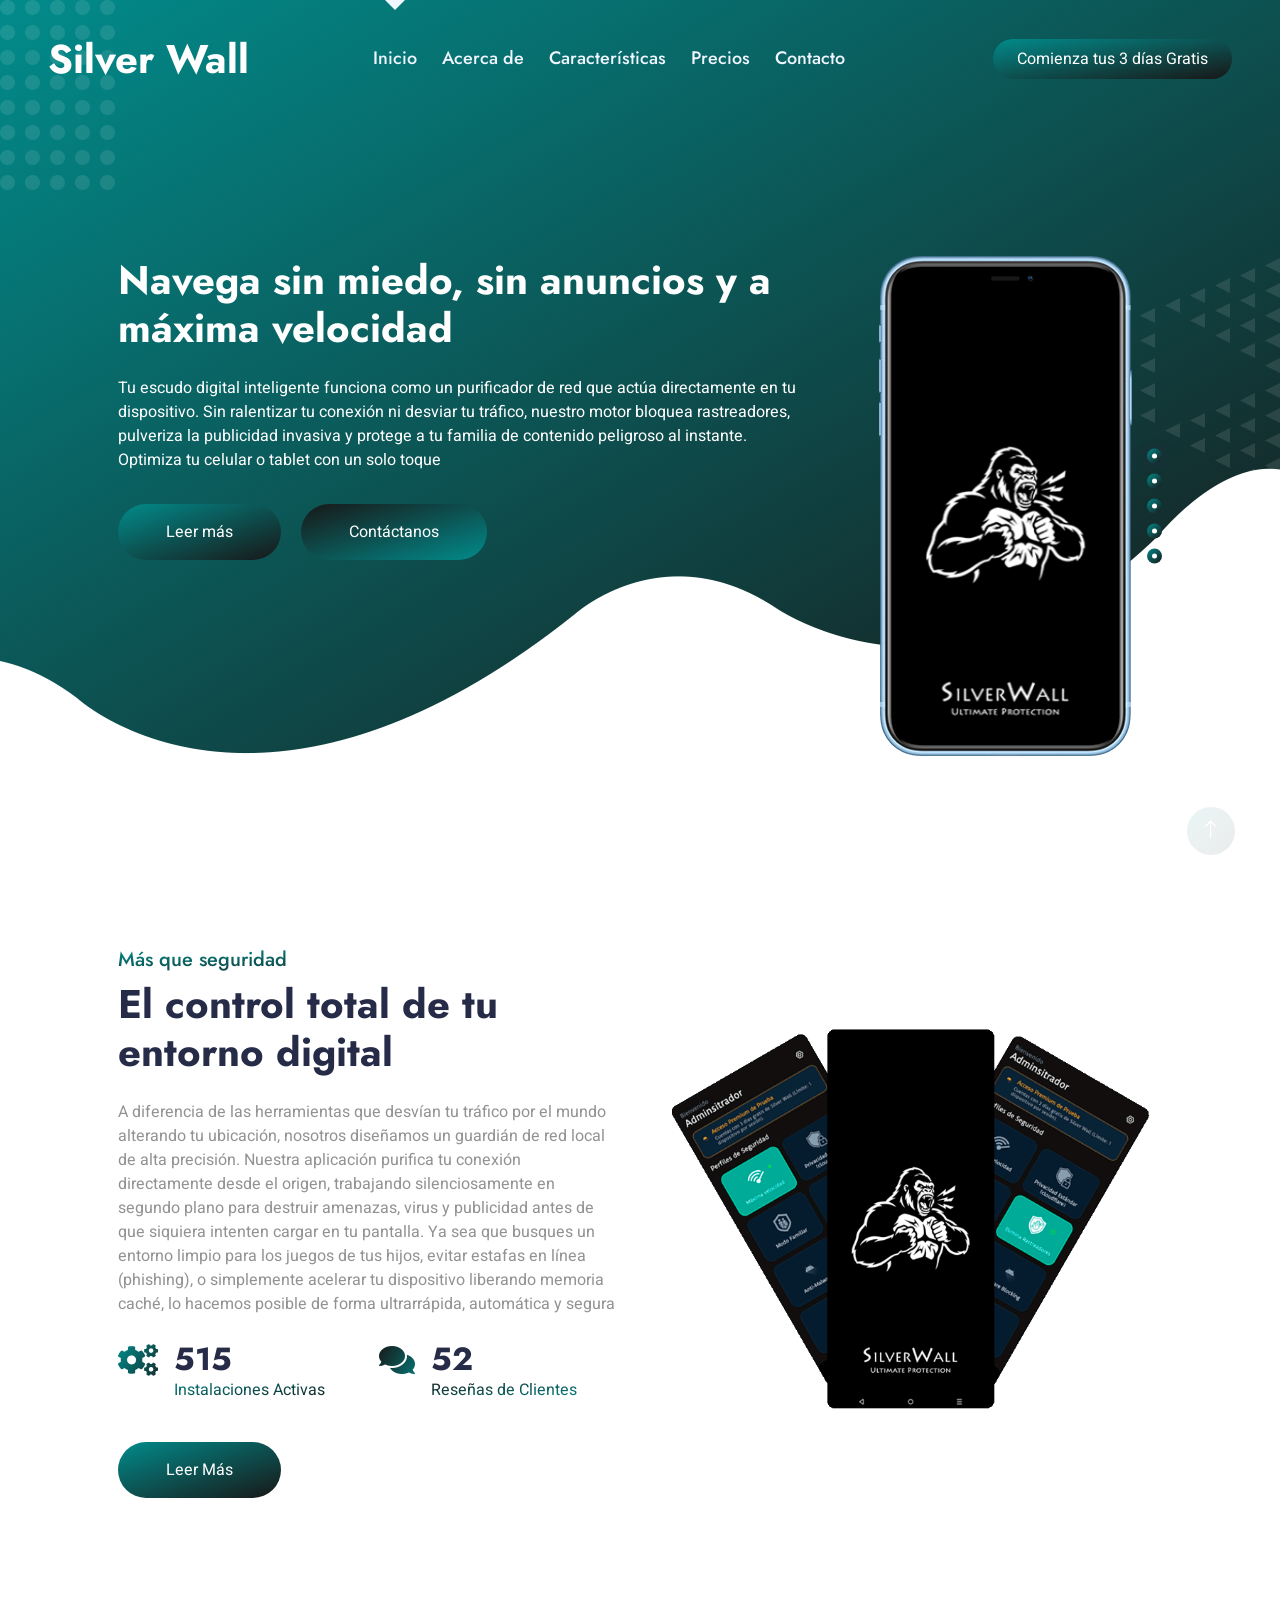
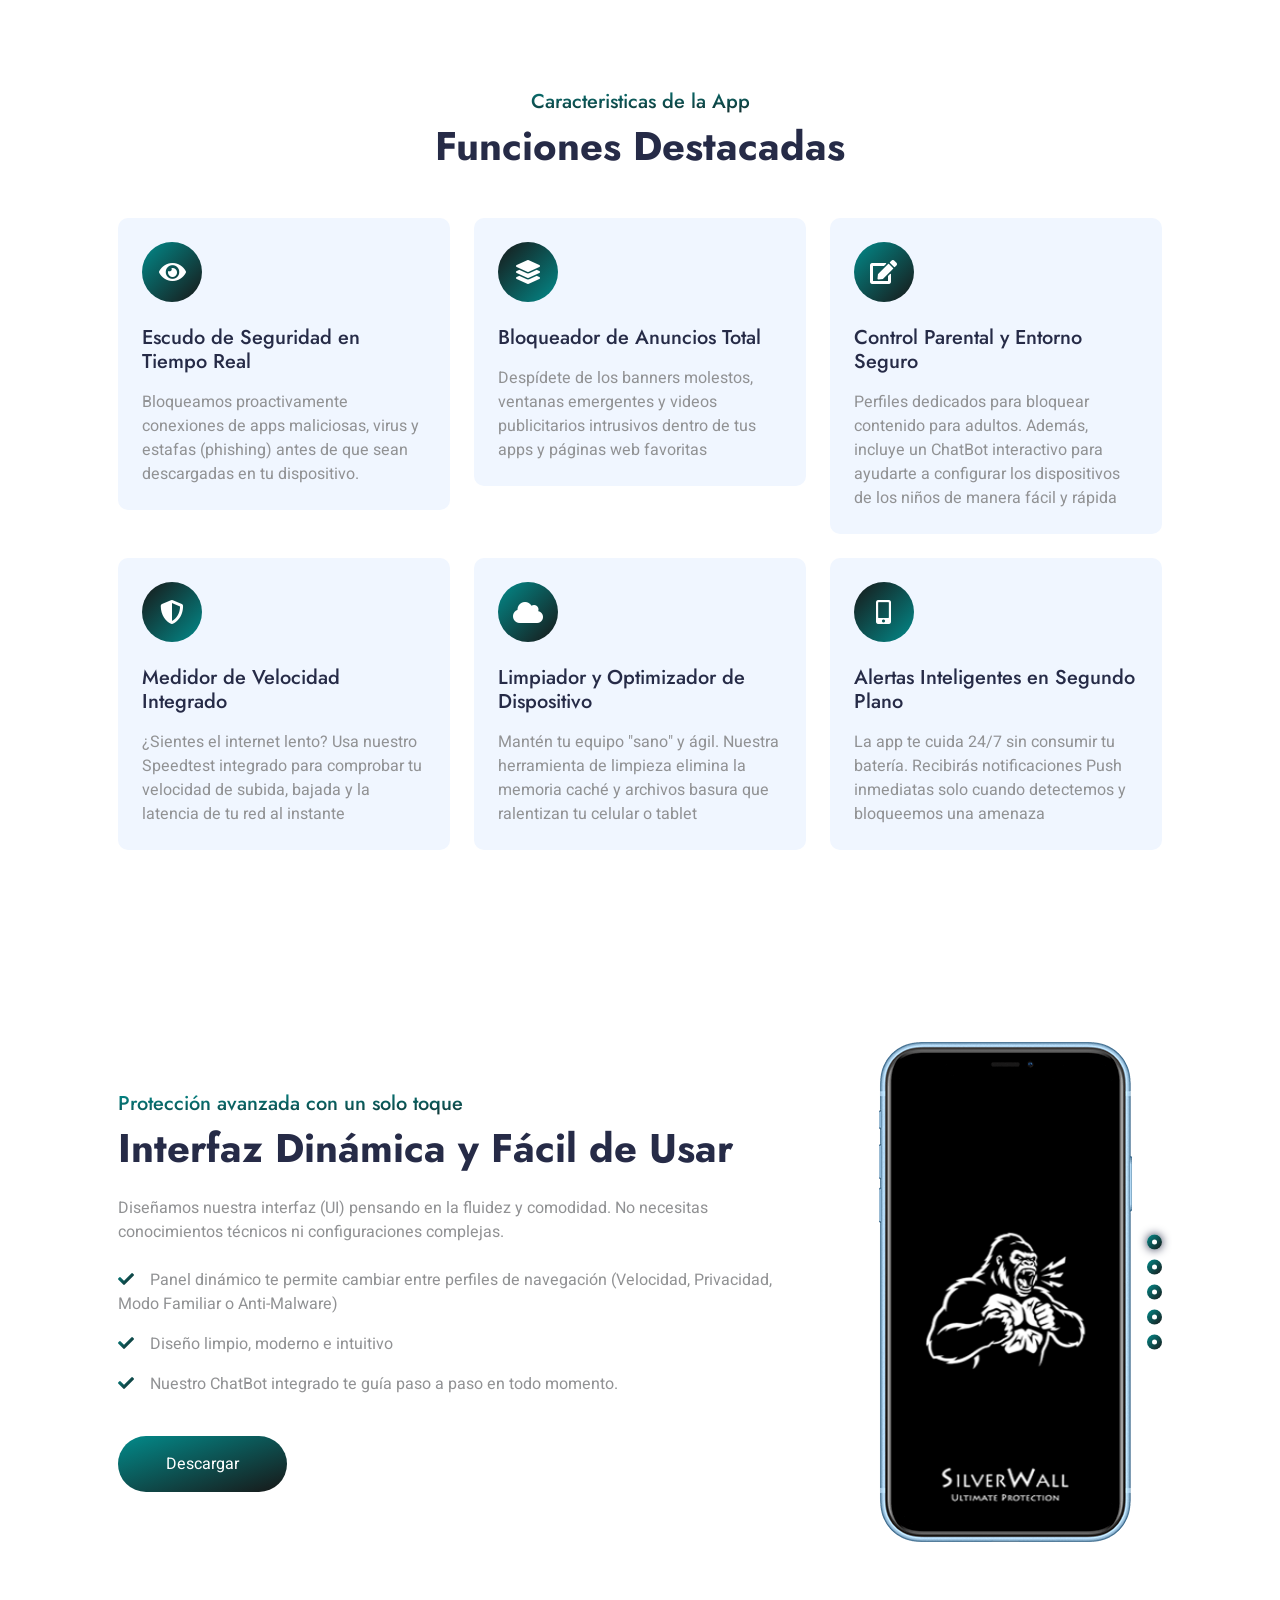
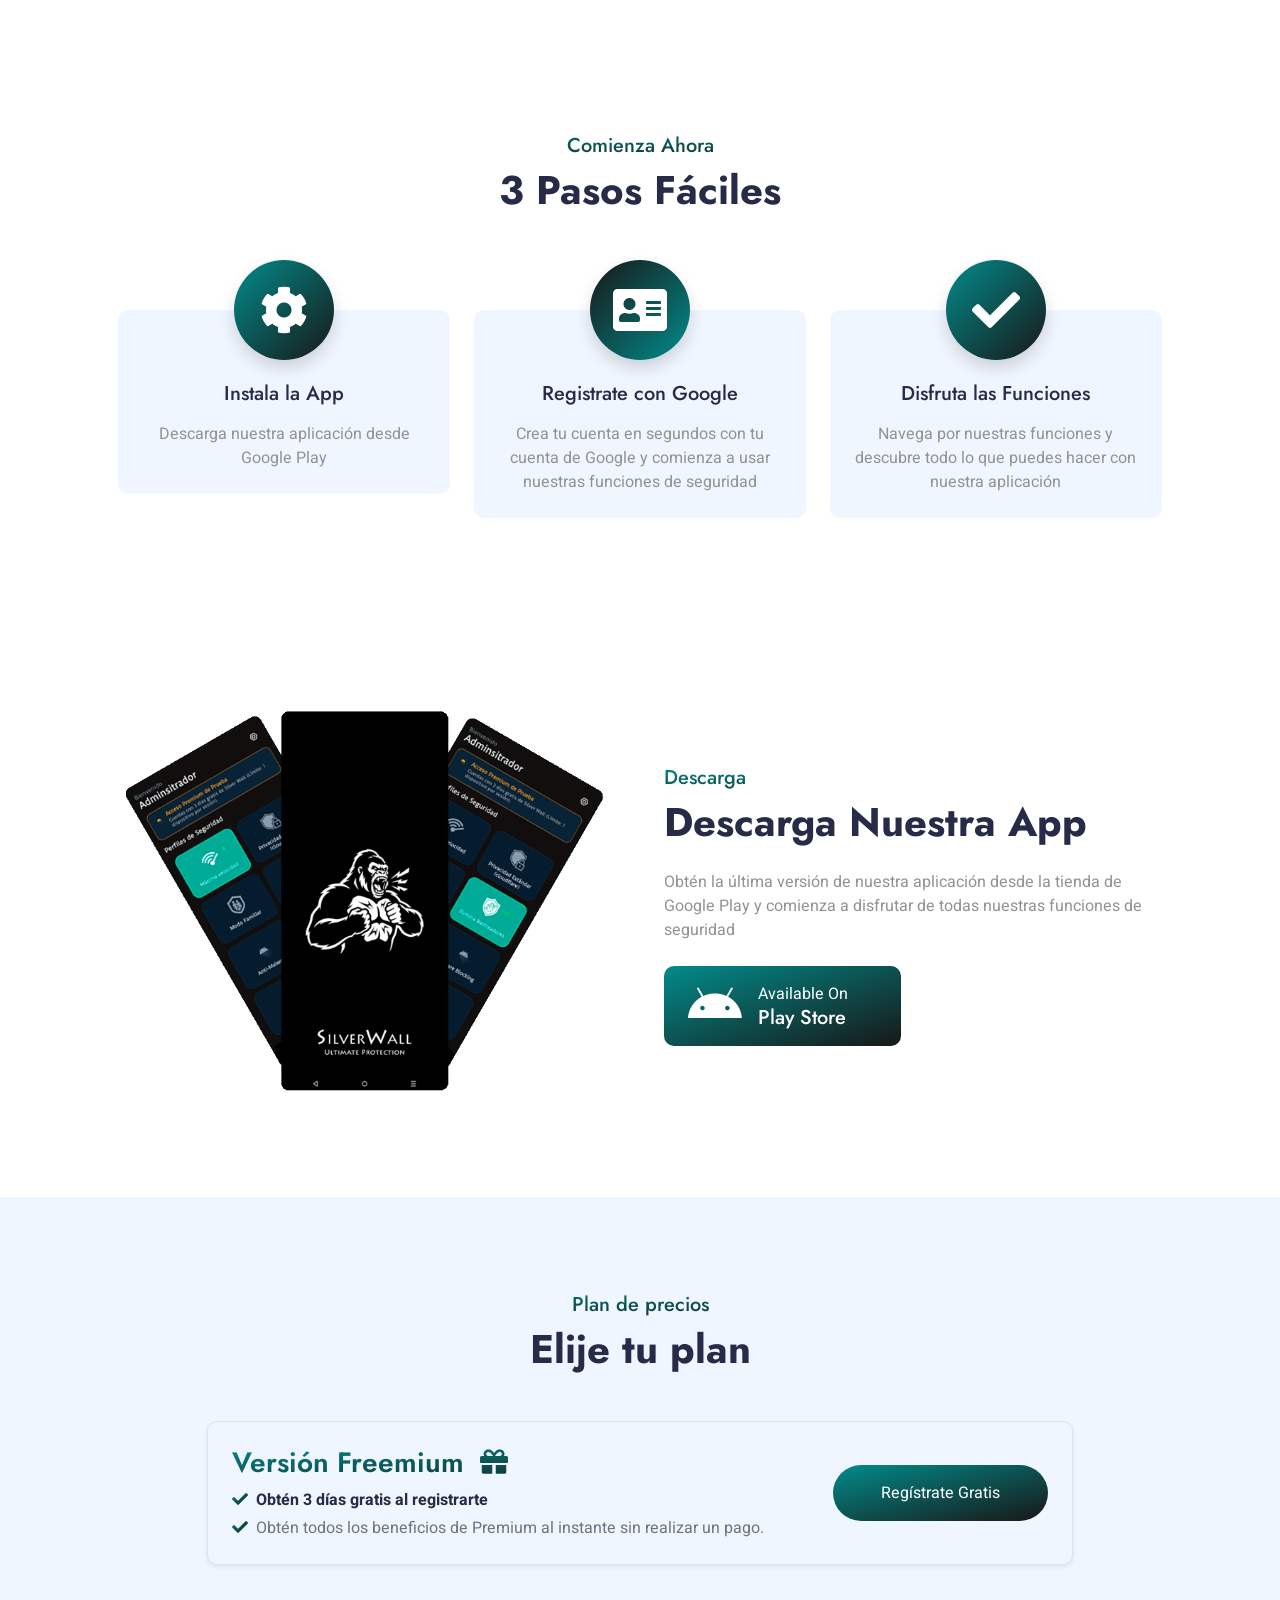
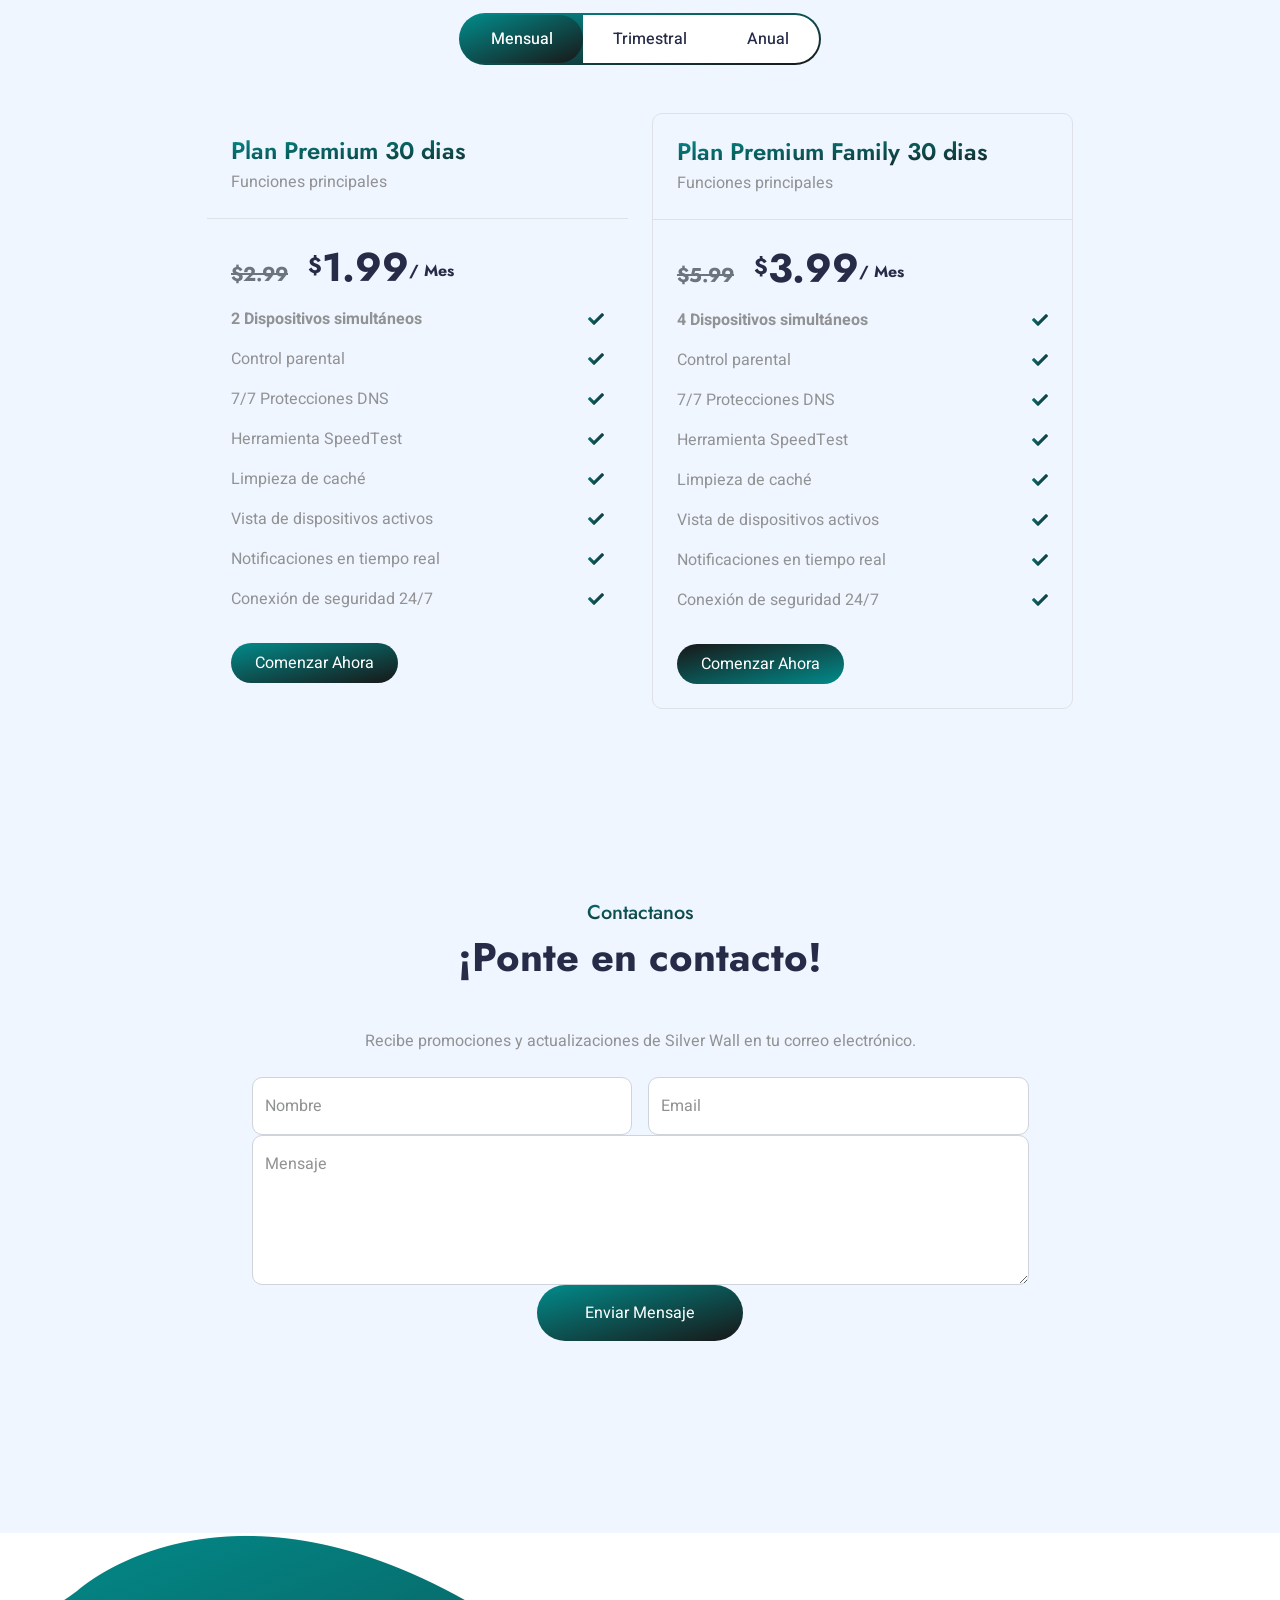
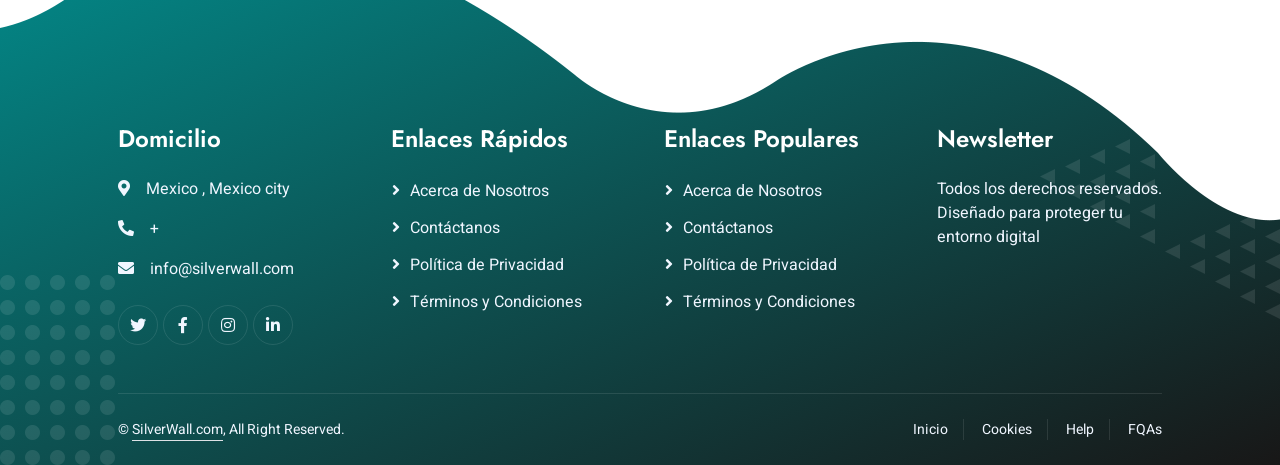
<file: index.html>
<!DOCTYPE html>
<html lang="en">

<head>
    <meta charset="utf-8">
    <title>FitApp - Mobile App HTML Template</title>
    <meta content="width=device-width, initial-scale=1.0" name="viewport">
    <meta content="" name="keywords">
    <meta content="" name="description">

    <!-- Favicon -->
    <link href="img/favicon.ico" rel="icon">

    <!-- Google Web Fonts -->
    <link rel="preconnect" href="https://fonts.googleapis.com">
    <link rel="preconnect" href="https://fonts.gstatic.com" crossorigin>
    <link href="https://fonts.googleapis.com/css2?family=Heebo:wght@400;500&family=Jost:wght@500;600;700&display=swap" rel="stylesheet"> 

    <!-- Icon Font Stylesheet -->
    <link href="https://cdnjs.cloudflare.com/ajax/libs/font-awesome/5.10.0/css/all.min.css" rel="stylesheet">
    <link href="https://cdn.jsdelivr.net/npm/bootstrap-icons@1.4.1/font/bootstrap-icons.css" rel="stylesheet">

    <!-- Libraries Stylesheet -->
    <link href="lib/animate/animate.min.css" rel="stylesheet">
    <link href="lib/owlcarousel/assets/owl.carousel.min.css" rel="stylesheet">

    <!-- Customized Bootstrap Stylesheet -->
    <link href="css/bootstrap.min.css" rel="stylesheet">

    <!-- Template Stylesheet -->
    <link href="css/style.css" rel="stylesheet">
</head>

<body data-bs-spy="scroll" data-bs-target=".navbar" data-bs-offset="51">
    <div class="container-xxl bg-white p-0">
        <!-- Spinner Start -->
        <div id="spinner" class="show bg-white position-fixed translate-middle w-100 vh-100 top-50 start-50 d-flex align-items-center justify-content-center">
            <div class="spinner-grow text-primary" style="width: 3rem; height: 3rem;" role="status">
                <span class="sr-only">Cargando...</span>
            </div>
        </div>
        <!-- Spinner End -->


        <!-- Navbar & Hero Start -->
        <div class="container-xxl position-relative p-0" id="home">
            <nav class="navbar navbar-expand-lg navbar-light px-4 px-lg-5 py-3 py-lg-0">
                <a href="" class="navbar-brand p-0">
                 
                    <h1 class="m-0">Silver Wall</h1>
                  
                     <!--  <img src="img/logo.png" alt="Logo"> --> 
                </a>
                <button class="navbar-toggler" type="button" data-bs-toggle="collapse" data-bs-target="#navbarCollapse">
                    <span class="fa fa-bars"></span>
                </button>
                <div class="collapse navbar-collapse" id="navbarCollapse">
                    <div class="navbar-nav mx-auto py-0">
                        <a href="#home" class="nav-item nav-link active">Inicio</a>
                        <a href="#about" class="nav-item nav-link">Acerca de</a>
                        <a href="#feature" class="nav-item nav-link">Características</a>
                        <a href="#pricing" class="nav-item nav-link">Precios</a>
                     <!--   <a href="#review" class="nav-item nav-link">Reseñas</a>-->
                        <a href="#contact" class="nav-item nav-link">Contacto</a>
                    </div>
                    <a href="" class="btn btn-primary-gradient rounded-pill py-2 px-4 ms-3 d-none d-lg-block">Comienza tus 3 días Gratis</a>
                </div>
            </nav>

            <div class="container-xxl bg-primary hero-header">
                <div class="container px-lg-5">
                    <div class="row g-5">
                        <div class="col-lg-8 text-center text-lg-start">
                            <h1 class="text-white mb-4 animated slideInDown">Navega sin miedo, sin anuncios y a máxima velocidad</h1>
                            <p class="text-white pb-3 animated slideInDown">Tu escudo digital inteligente funciona como un purificador de red que actúa directamente en tu dispositivo. Sin ralentizar tu conexión ni desviar tu tráfico, nuestro motor bloquea rastreadores, pulveriza la publicidad invasiva y protege a tu familia de contenido peligroso al instante. Optimiza tu celular o tablet con un solo toque</p>
                            <a href="#about" class="btn btn-primary-gradient py-sm-3 px-4 px-sm-5 rounded-pill me-3 animated slideInLeft">Leer más</a>
                            <a href="#contact" class="btn btn-secondary-gradient py-sm-3 px-4 px-sm-5 rounded-pill animated slideInRight">Contáctanos</a>
                        </div>
                        <div class="col-lg-4 d-flex justify-content-center justify-content-lg-end wow fadeInUp" data-wow-delay="0.3s">
                            <div class="owl-carousel screenshot-carousel">
                                <img class="img-fluid" src="img/screenshot-1.png" alt="">
                                <img class="img-fluid" src="img/screenshot-2.png" alt="">
                                <img class="img-fluid" src="img/screenshot-3.png" alt="">
                                <img class="img-fluid" src="img/screenshot-4.png" alt="">
                                <img class="img-fluid" src="img/screenshot-5.png" alt="">
                            </div>
                        </div>
                    </div>
                </div>
            </div>
        </div>
        <!-- Navbar & Hero End -->


        <!-- About Start -->
        <div class="container-xxl py-5" id="about">
            <div class="container py-5 px-lg-5">
                <div class="row g-5 align-items-center">
                    <div class="col-lg-6 wow fadeInUp" data-wow-delay="0.1s">
                        <h5 class="text-primary-gradient fw-medium">Más que seguridad</h5>
                        <h1 class="mb-4">El control total de tu entorno digital</h1>
                        <p class="mb-4">A diferencia de las herramientas que desvían tu tráfico por el mundo alterando tu ubicación, nosotros diseñamos un guardián de red local de alta precisión. Nuestra aplicación purifica tu conexión directamente desde el origen, trabajando silenciosamente en segundo plano para destruir amenazas, virus y publicidad antes de que siquiera intenten cargar en tu pantalla. Ya sea que busques un entorno limpio para los juegos de tus hijos, evitar estafas en línea (phishing), o simplemente acelerar tu dispositivo liberando memoria caché, lo hacemos posible de forma ultrarrápida, automática y segura</p>
                        <div class="row g-4 mb-4">
                            <div class="col-sm-6 wow fadeIn" data-wow-delay="0.5s">
                                <div class="d-flex">
                                    <i class="fa fa-cogs fa-2x text-primary-gradient flex-shrink-0 mt-1"></i>
                                    <div class="ms-3">
                                       
                                        <h2 class="mb-0" data-toggle="counter-up">+1000</h2>
                                        <p class="text-primary-gradient mb-0">Instalaciones Activas</p>
                                    </div>
                                </div>
                            </div>
                            <div class="col-sm-6 wow fadeIn" data-wow-delay="0.7s">
                                <div class="d-flex">
                                    <i class="fa fa-comments fa-2x text-secondary-gradient flex-shrink-0 mt-1"></i>
                                    <div class="ms-3">
                                        <h2 class="mb-0" data-toggle="counter-up">+100</h2>
                                        <p class="text-secondary-gradient mb-0">Reseñas de Clientes</p>
                                    </div>
                                </div>
                            </div>
                        </div>
                        <a href="" class="btn btn-primary-gradient py-sm-3 px-4 px-sm-5 rounded-pill mt-3">Leer Más</a>
                    </div>
                    <div class="col-lg-6">
                        <img class="img-fluid wow fadeInUp" data-wow-delay="0.5s" src="img/about.png">
                    </div>
                </div>
            </div>
        </div>
        <!-- About End -->


        <!-- Features Start -->
        <div class="container-xxl py-5" id="feature">
            <div class="container py-5 px-lg-5">
                <div class="text-center wow fadeInUp" data-wow-delay="0.1s">
                    <h5 class="text-primary-gradient fw-medium">Caracteristicas de la App</h5>
                    <h1 class="mb-5">Funciones Destacadas</h1>
                </div>
                <div class="row g-4">
                    <div class="col-lg-4 col-md-6 wow fadeInUp" data-wow-delay="0.1s">
                        <div class="feature-item bg-light rounded p-4">
                            <div class="d-inline-flex align-items-center justify-content-center bg-primary-gradient rounded-circle mb-4" style="width: 60px; height: 60px;">
                                <i class="fa fa-eye text-white fs-4"></i>
                            </div>
                            <h5 class="mb-3">Escudo de Seguridad en Tiempo Real</h5>
                            <p class="m-0">Bloqueamos proactivamente conexiones de apps maliciosas, virus y estafas (phishing) antes de que sean descargadas en tu dispositivo.</p>
                        </div>                    </div>
                    <div class="col-lg-4 col-md-6 wow fadeInUp" data-wow-delay="0.3s">
                        <div class="feature-item bg-light rounded p-4">
                            <div class="d-inline-flex align-items-center justify-content-center bg-secondary-gradient rounded-circle mb-4" style="width: 60px; height: 60px;">
                                <i class="fa fa-layer-group text-white fs-4"></i>
                            </div>
                            <h5 class="mb-3">Bloqueador de Anuncios Total</h5>
                            <p class="m-0">Despídete de los banners molestos, ventanas emergentes y videos publicitarios intrusivos dentro de tus apps y páginas web favoritas</p>
                        </div>
                    </div>
                    <div class="col-lg-4 col-md-6 wow fadeInUp" data-wow-delay="0.5s">
                        <div class="feature-item bg-light rounded p-4">
                            <div class="d-inline-flex align-items-center justify-content-center bg-primary-gradient rounded-circle mb-4" style="width: 60px; height: 60px;">
                                <i class="fa fa-edit text-white fs-4"></i>
                            </div>
                            <h5 class="mb-3">Control Parental y Entorno Seguro</h5>
                            <p class="m-0">Perfiles dedicados para bloquear contenido para adultos. Además, incluye un ChatBot interactivo para ayudarte a configurar los dispositivos de los niños de manera fácil y rápida</p>
                        </div>
                    </div>
                    <div class="col-lg-4 col-md-6 wow fadeInUp" data-wow-delay="0.1s">
                        <div class="feature-item bg-light rounded p-4">
                            <div class="d-inline-flex align-items-center justify-content-center bg-secondary-gradient rounded-circle mb-4" style="width: 60px; height: 60px;">
                                <i class="fa fa-shield-alt text-white fs-4"></i>
                            </div>
                            <h5 class="mb-3">Medidor de Velocidad Integrado</h5>
                            <p class="m-0">¿Sientes el internet lento? Usa nuestro Speedtest integrado para comprobar tu velocidad de subida, bajada y la latencia de tu red al instante</p>
                        </div>
                    </div>
                    <div class="col-lg-4 col-md-6 wow fadeInUp" data-wow-delay="0.3s">
                        <div class="feature-item bg-light rounded p-4">
                            <div class="d-inline-flex align-items-center justify-content-center bg-primary-gradient rounded-circle mb-4" style="width: 60px; height: 60px;">
                                <i class="fa fa-cloud text-white fs-4"></i>
                            </div>
                            <h5 class="mb-3">Limpiador y Optimizador de Dispositivo</h5>
                            <p class="m-0">Mantén tu equipo "sano" y ágil. Nuestra herramienta de limpieza elimina la memoria caché y archivos basura que ralentizan tu celular o tablet</p>
                        </div>
                    </div>
                    <div class="col-lg-4 col-md-6 wow fadeInUp" data-wow-delay="0.5s">
                        <div class="feature-item bg-light rounded p-4">
                            <div class="d-inline-flex align-items-center justify-content-center bg-secondary-gradient rounded-circle mb-4" style="width: 60px; height: 60px;">
                                <i class="fa fa-mobile-alt text-white fs-4"></i>
                            </div>
                            <h5 class="mb-3">Alertas Inteligentes en Segundo Plano</h5>
                            <p class="m-0">La app te cuida 24/7 sin consumir tu batería. Recibirás notificaciones Push inmediatas solo cuando detectemos y bloqueemos una amenaza</p>
                        </div>
                    </div>
                </div>
            </div>
        </div>
        <!-- Features End -->


        <!-- Screenshot Start -->
        <div class="container-xxl py-5">
            <div class="container py-5 px-lg-5">
                <div class="row g-5 align-items-center">
                    <div class="col-lg-8 wow fadeInUp" data-wow-delay="0.1s">
                        <h5 class="text-primary-gradient fw-medium">Protección avanzada con un solo toque</h5>
                        <h1 class="mb-4">Interfaz Dinámica y Fácil de Usar</h1>
                        <p class="mb-4">Diseñamos nuestra interfaz (UI) pensando en la fluidez y comodidad. No necesitas conocimientos técnicos ni configuraciones complejas.</p>
                        <p><i class="fa fa-check text-primary-gradient me-3"></i>Panel dinámico te permite cambiar entre perfiles de navegación (Velocidad, Privacidad, Modo Familiar o Anti-Malware)</p>
                        <p><i class="fa fa-check text-primary-gradient me-3"></i>Diseño limpio, moderno e intuitivo</p>
                        <p class="mb-4"><i class="fa fa-check text-primary-gradient me-3"></i>Nuestro ChatBot integrado te guía paso a paso en todo momento.</p>
                        <a href="" class="btn btn-primary-gradient py-sm-3 px-4 px-sm-5 rounded-pill mt-3">Descargar</a>
                    </div>
                    <div class="col-lg-4 d-flex justify-content-center justify-content-lg-end wow fadeInUp" data-wow-delay="0.3s">
                        <div class="owl-carousel screenshot-carousel">
                            <img class="img-fluid" src="img/screenshot-1.png" alt="">
                            <img class="img-fluid" src="img/screenshot-2.png" alt="">
                            <img class="img-fluid" src="img/screenshot-3.png" alt="">
                            <img class="img-fluid" src="img/screenshot-4.png" alt="">
                            <img class="img-fluid" src="img/screenshot-5.png" alt="">
                        </div>
                    </div>
                </div>
            </div>
        </div>
        <!-- Screenshot End -->


        <!-- Process Start -->
        <div class="container-xxl py-5">
            <div class="container py-5 px-lg-5">
                <div class="text-center pb-4 wow fadeInUp" data-wow-delay="0.1s">
                    <h5 class="text-primary-gradient fw-medium">Comienza Ahora</h5>
                    <h1 class="mb-5">3 Pasos Fáciles</h1>
                </div>
                <div class="row gy-5 gx-4 justify-content-center">
                    <div class="col-lg-4 col-sm-6 text-center pt-4 wow fadeInUp" data-wow-delay="0.1s">
                        <div class="position-relative bg-light rounded pt-5 pb-4 px-4">
                            <div class="d-inline-flex align-items-center justify-content-center bg-primary-gradient rounded-circle position-absolute top-0 start-50 translate-middle shadow" style="width: 100px; height: 100px;">
                                <i class="fa fa-cog fa-3x text-white"></i>
                            </div>
                            <h5 class="mt-4 mb-3">Instala la App</h5>
                            <p class="mb-0">Descarga nuestra aplicación desde Google Play</p>
                        </div>
                    </div>
                    <div class="col-lg-4 col-sm-6 text-center pt-4 wow fadeInUp" data-wow-delay="0.3s">
                        <div class="position-relative bg-light rounded pt-5 pb-4 px-4">
                            <div class="d-inline-flex align-items-center justify-content-center bg-secondary-gradient rounded-circle position-absolute top-0 start-50 translate-middle shadow" style="width: 100px; height: 100px;">
                                <i class="fa fa-address-card fa-3x text-white"></i>
                            </div>
                            <h5 class="mt-4 mb-3">Registrate con Google</h5>
                            <p class="mb-0">Crea tu cuenta en segundos con tu cuenta de Google y comienza a usar nuestras funciones de seguridad</p>
                        </div>
                    </div>
                    <div class="col-lg-4 col-sm-6 text-center pt-4 wow fadeInUp" data-wow-delay="0.5s">
                        <div class="position-relative bg-light rounded pt-5 pb-4 px-4">
                            <div class="d-inline-flex align-items-center justify-content-center bg-primary-gradient rounded-circle position-absolute top-0 start-50 translate-middle shadow" style="width: 100px; height: 100px;">
                                <i class="fa fa-check fa-3x text-white"></i>
                            </div>
                            <h5 class="mt-4 mb-3">Disfruta las Funciones</h5>
                            <p class="mb-0">Navega por nuestras funciones y descubre todo lo que puedes hacer con nuestra aplicación</p>
                        </div>
                    </div>
                </div>
            </div>
        </div>
        <!-- Process Start -->


        <!-- Download Start -->
        <div class="container-xxl py-5">
            <div class="container py-5 px-lg-5">
                <div class="row g-5 align-items-center">
                    <div class="col-lg-6">
                        <img class="img-fluid wow fadeInUp" data-wow-delay="0.1s" src="img/about.png">
                    </div>
                    <div class="col-lg-6 wow fadeInUp" data-wow-delay="0.3s">
                        <h5 class="text-primary-gradient fw-medium">Descarga</h5>
                        <h1 class="mb-4">Descarga Nuestra App</h1>
                        <p class="mb-4">Obtén la última versión de nuestra aplicación desde la tienda de Google Play y comienza a disfrutar de todas nuestras funciones de seguridad</p>
                        <div class="row g-4">
                            <div class="col-sm-6 wow fadeIn" data-wow-delay="0.5s">
                                <a href="" class="d-flex bg-primary-gradient rounded py-3 px-4">
                               <!--    <i class="fab fa-apple fa-3x text-white flex-shrink-0"></i>-->  
                                      <i class="fab fa-android fa-3x text-white flex-shrink-0"></i>
                                    <div class="ms-3">
                                       <p class="text-white mb-0">Available On</p>
                                        <h5 class="text-white mb-0">Play Store</h5>
                                    </div>
                                </a>
                            </div>
    <!--                        <div class="col-sm-6 wow fadeIn" data-wow-delay="0.7s">
                                <a href="" class="d-flex bg-secondary-gradient rounded py-3 px-4">
                                    <i class="fab fa-android fa-3x text-white flex-shrink-0"></i>
                                    <div class="ms-3">
                                        <p class="text-white mb-0">Available On</p>
                                        <h5 class="text-white mb-0">Play Store</h5>
                                    </div> -->
                                </a>
                            </div>
                        </div>
                    </div>
                </div>
            </div>
        </div>
        <!-- Download End -->


        <!-- Pricing Start 
        <div class="container-xxl py-5" id="pricing">
            <div class="container py-5 px-lg-5">
                <div class="text-center wow fadeInUp" data-wow-delay="0.1s">
                    <h5 class="text-primary-gradient fw-medium">Plan de precios</h5>
                    <h1 class="mb-5">Choose Your Plan</h1>
                </div>
                <div class="tab-class text-center pricing wow fadeInUp" data-wow-delay="0.1s">
                    <ul class="nav nav-pills d-inline-flex justify-content-center bg-primary-gradient rounded-pill mb-5">
                        
                        <li class="nav-item">
                            <button class="nav-link active" data-bs-toggle="pill" href="#tab-1">Monthly</button>
                        </li>
                        <li class="nav-item">
                            <button class="nav-link" data-bs-toggle="pill" href="#tab-2">Yearly</button>
                        </li>
                    </ul>
                    <div class="tab-content text-start">
                        <div id="tab-1" class="tab-pane fade show p-0 active">
                            <div class="row g-4">
                                <div class="col-lg-4">
                                    <div class="bg-light rounded">
                                        <div class="border-bottom p-4 mb-4">
                                            <h4 class="text-primary-gradient mb-1">Starter Plan</h4>
                                            <span>Powerful & Awesome Features</span>
                                        </div>
                                        <div class="p-4 pt-0">
                                            <h1 class="mb-3">
                                                <small class="align-top" style="font-size: 22px; line-height: 45px;">$</small>14.99<small
                                                    class="align-bottom" style="font-size: 16px; line-height: 40px;">/ Month</small>
                                            </h1>
                                            <div class="d-flex justify-content-between mb-3"><span>HTML5 & CSS3</span><i class="fa fa-check text-primary-gradient pt-1"></i></div>
                                            <div class="d-flex justify-content-between mb-3"><span>Bootstrap v5</span><i class="fa fa-check text-primary-gradient pt-1"></i></div>
                                            <div class="d-flex justify-content-between mb-3"><span>Responsive Layout</span><i class="fa fa-check text-primary-gradient pt-1"></i></div>
                                            <div class="d-flex justify-content-between mb-2"><span>Cross-browser Support</span><i class="fa fa-check text-primary-gradient pt-1"></i></div>
                                            <a href="" class="btn btn-primary-gradient rounded-pill py-2 px-4 mt-4">Get Started</a>
                                        </div>
                                    </div>
                                </div>
                                <div class="col-lg-4">
                                    <div class="bg-light rounded border">
                                        <div class="border-bottom p-4 mb-4">
                                            <h4 class="text-primary-gradient mb-1">Advance Plan</h4>
                                            <span>Powerful & Awesome Features</span>
                                        </div>
                                        <div class="p-4 pt-0">
                                            <h1 class="mb-3">
                                                <small class="align-top" style="font-size: 22px; line-height: 45px;">$</small>24.99<small
                                                    class="align-bottom" style="font-size: 16px; line-height: 40px;">/ Month</small>
                                            </h1>
                                            <div class="d-flex justify-content-between mb-3"><span>HTML5 & CSS3</span><i class="fa fa-check text-primary-gradient pt-1"></i></div>
                                            <div class="d-flex justify-content-between mb-3"><span>Bootstrap v5</span><i class="fa fa-check text-primary-gradient pt-1"></i></div>
                                            <div class="d-flex justify-content-between mb-3"><span>Responsive Layout</span><i class="fa fa-check text-primary-gradient pt-1"></i></div>
                                            <div class="d-flex justify-content-between mb-2"><span>Cross-browser Support</span><i class="fa fa-check text-primary-gradient pt-1"></i></div>
                                            <a href="" class="btn btn-secondary-gradient rounded-pill py-2 px-4 mt-4">Get Started</a>
                                        </div>
                                    </div>
                                </div>
                                <div class="col-lg-4">
                                    <div class="bg-light rounded">
                                        <div class="border-bottom p-4 mb-4">
                                            <h4 class="text-primary-gradient mb-1">Premium Plan</h4>
                                            <span>Powerful & Awesome Features</span>
                                        </div>
                                        <div class="p-4 pt-0">
                                            <h1 class="mb-3">
                                                <small class="align-top" style="font-size: 22px; line-height: 45px;">$</small>34.99<small
                                                    class="align-bottom" style="font-size: 16px; line-height: 40px;">/ Month</small>
                                            </h1>
                                            <div class="d-flex justify-content-between mb-3"><span>HTML5 & CSS3</span><i class="fa fa-check text-primary-gradient pt-1"></i></div>
                                            <div class="d-flex justify-content-between mb-3"><span>Bootstrap v5</span><i class="fa fa-check text-primary-gradient pt-1"></i></div>
                                            <div class="d-flex justify-content-between mb-3"><span>Responsive Layout</span><i class="fa fa-check text-primary-gradient pt-1"></i></div>
                                            <div class="d-flex justify-content-between mb-2"><span>Cross-browser Support</span><i class="fa fa-check text-primary-gradient pt-1"></i></div>
                                            <a href="" class="btn btn-primary-gradient rounded-pill py-2 px-4 mt-4">Get Started</a>
                                        </div>
                                    </div>
                                </div>
                            </div>
                        </div>
                        <div id="tab-2" class="tab-pane fade p-0">
                            <div class="row g-4">
                                <div class="col-lg-4">
                                    <div class="bg-light rounded">
                                        <div class="border-bottom p-4 mb-4">
                                            <h4 class="text-primary-gradient mb-1">Starter Plan</h4>
                                            <span>Powerful & Awesome Features</span>
                                        </div>
                                        <div class="p-4 pt-0">
                                            <h1 class="mb-3">
                                                <small class="align-top" style="font-size: 22px; line-height: 45px;">$</small>114.99<small
                                                    class="align-bottom" style="font-size: 16px; line-height: 40px;">/ Yearly</small>
                                            </h1>
                                            <div class="d-flex justify-content-between mb-3"><span>HTML5 & CSS3</span><i class="fa fa-check text-primary-gradient pt-1"></i></div>
                                            <div class="d-flex justify-content-between mb-3"><span>Bootstrap v5</span><i class="fa fa-check text-primary-gradient pt-1"></i></div>
                                            <div class="d-flex justify-content-between mb-3"><span>Responsive Layout</span><i class="fa fa-check text-primary-gradient pt-1"></i></div>
                                            <div class="d-flex justify-content-between mb-2"><span>Cross-browser Support</span><i class="fa fa-check text-primary-gradient pt-1"></i></div>
                                            <a href="" class="btn btn-primary-gradient rounded-pill py-2 px-4 mt-4">Get Started</a>
                                        </div>
                                    </div>
                                </div>
                                <div class="col-lg-4">
                                    <div class="bg-light rounded border">
                                        <div class="border-bottom p-4 mb-4">
                                            <h4 class="text-primary-gradient mb-1">Advance Plan</h4>
                                            <span>Powerful & Awesome Features</span>
                                        </div>
                                        <div class="p-4 pt-0">
                                            <h1 class="mb-3">
                                                <small class="align-top" style="font-size: 22px; line-height: 45px;">$</small>124.99<small
                                                    class="align-bottom" style="font-size: 16px; line-height: 40px;">/ Yearly</small>
                                            </h1>
                                            <div class="d-flex justify-content-between mb-3"><span>HTML5 & CSS3</span><i class="fa fa-check text-primary-gradient pt-1"></i></div>
                                            <div class="d-flex justify-content-between mb-3"><span>Bootstrap v5</span><i class="fa fa-check text-primary-gradient pt-1"></i></div>
                                            <div class="d-flex justify-content-between mb-3"><span>Responsive Layout</span><i class="fa fa-check text-primary-gradient pt-1"></i></div>
                                            <div class="d-flex justify-content-between mb-2"><span>Cross-browser Support</span><i class="fa fa-check text-primary-gradient pt-1"></i></div>
                                            <a href="" class="btn btn-primary-gradient rounded-pill py-2 px-4 mt-4">Get Started</a>
                                        </div>
                                    </div>
                                </div>
                                <div class="col-lg-4">
                                    <div class="bg-light rounded">
                                        <div class="border-bottom p-4 mb-4">
                                            <h4 class="text-primary-gradient mb-1">Premium Plan</h4>
                                            <span>Powerful & Awesome Features</span>
                                        </div>
                                        <div class="p-4 pt-0">
                                            <h1 class="mb-3">
                                                <small class="align-top" style="font-size: 22px; line-height: 45px;">$</small>134.99<small
                                                    class="align-bottom" style="font-size: 16px; line-height: 40px;">/ Yearly</small>
                                            </h1>
                                            <div class="d-flex justify-content-between mb-3"><span>HTML5 & CSS3</span><i class="fa fa-check text-primary-gradient pt-1"></i></div>
                                            <div class="d-flex justify-content-between mb-3"><span>Bootstrap v5</span><i class="fa fa-check text-primary-gradient pt-1"></i></div>
                                            <div class="d-flex justify-content-between mb-3"><span>Responsive Layout</span><i class="fa fa-check text-primary-gradient pt-1"></i></div>
                                            <div class="d-flex justify-content-between mb-2"><span>Cross-browser Support</span><i class="fa fa-check text-primary-gradient pt-1"></i></div>
                                            <a href="" class="btn btn-primary-gradient rounded-pill py-2 px-4 mt-4">Get Started</a>
                                        </div>
                                    </div>
                                </div>
                            </div>
                        </div>
                    </div>
                </div>
            </div>
        </div>
        -->
        <!-- Pricing End -->
<!-- Pricing Start 
 <!-- Pricing Start -->
        <div class="container-xxl py-5" id="pricing">
            <div class="container py-5 px-lg-5">
                <div class="text-center wow fadeInUp" data-wow-delay="0.1s">
                    <h5 class="text-primary-gradient fw-medium">Plan de precios</h5>
                    <h1 class="mb-5">Elije tu plan</h1>
                </div>

                <!-- Banner Freemium Start -->
                <div class="row justify-content-center mb-5 wow fadeInUp" data-wow-delay="0.1s">
                    <div class="col-lg-10">
                        <div class="bg-light rounded border p-4 d-flex flex-column flex-md-row align-items-center justify-content-between shadow-sm">
                            <div class="text-center text-md-start mb-3 mb-md-0">
                                <h3 class="text-primary-gradient mb-2">Versión Freemium <i class="fa fa-gift ms-2"></i></h3>
                                <p class="mb-1 fw-bold text-dark"><i class="fa fa-check text-primary-gradient me-2"></i>Obtén 3 días gratis al registrarte</p>
                                <p class="mb-0 text-muted"><i class="fa fa-check text-primary-gradient me-2"></i>Obtén todos los beneficios de Premium al instante sin realizar un pago.</p>
                            </div>
                            <div class="mt-2 mt-md-0 text-center">
                                <a href="" class="btn btn-primary-gradient rounded-pill py-3 px-5">Regístrate Gratis</a>
                            </div>
                        </div>
                    </div>
                </div>
                <!-- Banner Freemium End -->

<div class="tab-class text-center pricing wow fadeInUp" data-wow-delay="0.1s">
    
    <!-- Estilos específicos para unificar la barra de pestañas -->
    <style>
        .pricing-tabs {
            overflow: hidden; /* Evita que los fondos se salgan del borde */
        }
        .pricing-tabs .nav-link {
            margin: 0 !important; /* Quita la separación entre botones */
            border-radius: 0 !important; /* Quita el borde redondeado cuando están inactivos */
        }
        /* Mantiene el borde izquierdo redondeado para el primer item (Mensual) */
        .pricing-tabs .nav-item:first-child .nav-link {
            border-top-left-radius: 50rem !important;
            border-bottom-left-radius: 50rem !important;
        }
        /* Mantiene el borde derecho redondeado para el último item (Anual) */
        .pricing-tabs .nav-item:last-child .nav-link {
            border-top-right-radius: 50rem !important;
            border-bottom-right-radius: 50rem !important;
        }
        /* El botón seleccionado siempre se verá redondeado */
        .pricing-tabs .nav-link.active {
            border-radius: 50rem !important;
            position: relative;
            z-index: 1; /* Asegura que el borde se sobreponga correctamente */
        }
    </style>

    <!-- Pestañas de Navegación -->
    <ul class="nav nav-pills pricing-tabs d-inline-flex justify-content-center bg-primary-gradient rounded-pill mb-5">
        <li class="nav-item">
            <button class="nav-link active" data-bs-toggle="pill" href="#tab-1">Mensual</button>
        </li>
        <li class="nav-item">
            <button class="nav-link" data-bs-toggle="pill" href="#tab-2">Trimestral</button>
        </li>
        <li class="nav-item">
            <button class="nav-link" data-bs-toggle="pill" href="#tab-3">Anual</button>
        </li>
    </ul>
    
    <div class="tab-content text-start">
        
        <!-- ============================================== -->
        <!-- TAB 1: MENSUAL                                 -->
        <!-- ============================================== -->
        <div id="tab-1" class="tab-pane fade show p-0 active">
            <div class="row g-4 justify-content-center">
                
                <!-- Item 1: Plan Premium Mensual -->
                <div class="col-lg-5">
                    <div class="bg-light rounded">
                        <div class="border-bottom p-4 mb-4">
                            <h4 class="text-primary-gradient mb-1">Plan Premium 30 dias</h4>
                            <span>Funciones principales</span>
                        </div>
                        <div class="p-4 pt-0">
                            <h1 class="mb-3">
                                <small class="text-muted text-decoration-line-through me-2" style="font-size: 20px;">$2.99</small>
                                <small class="align-top" style="font-size: 22px; line-height: 45px;">$</small>1.99<small class="align-bottom" style="font-size: 16px; line-height: 40px;">/ Mes</small>
                            </h1>
                            <div class="d-flex justify-content-between mb-3"><span class="fw-bold">2 Dispositivos simultáneos</span><i class="fa fa-check text-primary-gradient pt-1"></i></div>
                            <div class="d-flex justify-content-between mb-3"><span>Control parental</span><i class="fa fa-check text-primary-gradient pt-1"></i></div>
                            <div class="d-flex justify-content-between mb-3"><span>7/7 Protecciones DNS</span><i class="fa fa-check text-primary-gradient pt-1"></i></div>
                            <div class="d-flex justify-content-between mb-3"><span>Herramienta SpeedTest</span><i class="fa fa-check text-primary-gradient pt-1"></i></div>
                            <div class="d-flex justify-content-between mb-3"><span>Limpieza de caché</span><i class="fa fa-check text-primary-gradient pt-1"></i></div>
                            <div class="d-flex justify-content-between mb-3"><span>Vista de dispositivos activos</span><i class="fa fa-check text-primary-gradient pt-1"></i></div>
                            <div class="d-flex justify-content-between mb-3"><span>Notificaciones en tiempo real</span><i class="fa fa-check text-primary-gradient pt-1"></i></div>
                            <div class="d-flex justify-content-between mb-2"><span>Conexión de seguridad 24/7</span><i class="fa fa-check text-primary-gradient pt-1"></i></div>
                            <a href="" class="btn btn-primary-gradient rounded-pill py-2 px-4 mt-4">Comenzar Ahora</a>
                        </div>
                    </div>
                </div>

                <!-- Item 2: Plan Premium Family Mensual -->
                <div class="col-lg-5">
                    <div class="bg-light rounded border">
                        <div class="border-bottom p-4 mb-4">
                            <h4 class="text-primary-gradient mb-1">Plan Premium Family 30 dias</h4>
                            <span>Funciones principales</span>
                        </div>
                        <div class="p-4 pt-0">
                            <h1 class="mb-3">
                                <small class="text-muted text-decoration-line-through me-2" style="font-size: 20px;">$5.99</small>
                                <small class="align-top" style="font-size: 22px; line-height: 45px;">$</small>3.99<small class="align-bottom" style="font-size: 16px; line-height: 40px;">/ Mes</small>
                            </h1>
                            <div class="d-flex justify-content-between mb-3"><span class="fw-bold">4 Dispositivos simultáneos</span><i class="fa fa-check text-primary-gradient pt-1"></i></div>
                            <div class="d-flex justify-content-between mb-3"><span>Control parental</span><i class="fa fa-check text-primary-gradient pt-1"></i></div>
                            <div class="d-flex justify-content-between mb-3"><span>7/7 Protecciones DNS</span><i class="fa fa-check text-primary-gradient pt-1"></i></div>
                            <div class="d-flex justify-content-between mb-3"><span>Herramienta SpeedTest</span><i class="fa fa-check text-primary-gradient pt-1"></i></div>
                            <div class="d-flex justify-content-between mb-3"><span>Limpieza de caché</span><i class="fa fa-check text-primary-gradient pt-1"></i></div>
                            <div class="d-flex justify-content-between mb-3"><span>Vista de dispositivos activos</span><i class="fa fa-check text-primary-gradient pt-1"></i></div>
                            <div class="d-flex justify-content-between mb-3"><span>Notificaciones en tiempo real</span><i class="fa fa-check text-primary-gradient pt-1"></i></div>
                            <div class="d-flex justify-content-between mb-2"><span>Conexión de seguridad 24/7</span><i class="fa fa-check text-primary-gradient pt-1"></i></div>
                            <a href="" class="btn btn-secondary-gradient rounded-pill py-2 px-4 mt-4">Comenzar Ahora</a>
                        </div>
                    </div>
                </div>

            </div>
        </div>

        <!-- ============================================== -->
        <!-- TAB 2: TRIMESTRAL                              -->
        <!-- ============================================== -->
        <div id="tab-2" class="tab-pane fade p-0">
            <div class="row g-4 justify-content-center">
                
                <!-- Item 1: Plan Premium Trimestral -->
                <div class="col-lg-5">
                    <div class="bg-light rounded">
                        <div class="border-bottom p-4 mb-4">
                            <h4 class="text-primary-gradient mb-1">Plan Premium 90 dias</h4>
                            <span>Funciones principales</span>
                        </div>
                        <div class="p-4 pt-0">
                            <h1 class="mb-3">
                                <small class="text-muted text-decoration-line-through me-2" style="font-size: 20px;">$9.99</small>
                                <small class="align-top" style="font-size: 22px; line-height: 45px;">$</small>5.99<small class="align-bottom" style="font-size: 16px; line-height: 40px;">/ Trimestre</small>
                            </h1>
                            <div class="d-flex justify-content-between mb-3"><span class="fw-bold">2 Dispositivos simultáneos</span><i class="fa fa-check text-primary-gradient pt-1"></i></div>
                            <div class="d-flex justify-content-between mb-3"><span>Control parental</span><i class="fa fa-check text-primary-gradient pt-1"></i></div>
                            <div class="d-flex justify-content-between mb-3"><span>7/7 Protecciones DNS</span><i class="fa fa-check text-primary-gradient pt-1"></i></div>
                            <div class="d-flex justify-content-between mb-3"><span>Herramienta SpeedTest</span><i class="fa fa-check text-primary-gradient pt-1"></i></div>
                            <div class="d-flex justify-content-between mb-3"><span>Limpieza de caché</span><i class="fa fa-check text-primary-gradient pt-1"></i></div>
                            <div class="d-flex justify-content-between mb-3"><span>Vista de dispositivos activos</span><i class="fa fa-check text-primary-gradient pt-1"></i></div>
                            <div class="d-flex justify-content-between mb-3"><span>Notificaciones en tiempo real</span><i class="fa fa-check text-primary-gradient pt-1"></i></div>
                            <div class="d-flex justify-content-between mb-2"><span>Conexión de seguridad 24/7</span><i class="fa fa-check text-primary-gradient pt-1"></i></div>
                            <a href="" class="btn btn-primary-gradient rounded-pill py-2 px-4 mt-4">Comenzar Ahora</a>
                        </div>
                    </div>
                </div>

                <!-- Item 2: Plan Premium Family Trimestral -->
                <div class="col-lg-5">
                    <div class="bg-light rounded border">
                        <div class="border-bottom p-4 mb-4">
                            <h4 class="text-primary-gradient mb-1">Plan Premium Family 90 dias</h4>
                            <span>Funciones principales</span>
                        </div>
                        <div class="p-4 pt-0">
                            <h1 class="mb-3">
                                <small class="text-muted text-decoration-line-through me-2" style="font-size: 20px;">$19.99</small>
                                <small class="align-top" style="font-size: 22px; line-height: 45px;">$</small>10.99<small class="align-bottom" style="font-size: 16px; line-height: 40px;">/ Trimestre</small>
                            </h1>
                            <div class="d-flex justify-content-between mb-3"><span class="fw-bold">4 Dispositivos simultáneos</span><i class="fa fa-check text-primary-gradient pt-1"></i></div>
                            <div class="d-flex justify-content-between mb-3"><span>Control parental</span><i class="fa fa-check text-primary-gradient pt-1"></i></div>
                            <div class="d-flex justify-content-between mb-3"><span>7/7 Protecciones DNS</span><i class="fa fa-check text-primary-gradient pt-1"></i></div>
                            <div class="d-flex justify-content-between mb-3"><span>Herramienta SpeedTest</span><i class="fa fa-check text-primary-gradient pt-1"></i></div>
                            <div class="d-flex justify-content-between mb-3"><span>Limpieza de caché</span><i class="fa fa-check text-primary-gradient pt-1"></i></div>
                            <div class="d-flex justify-content-between mb-3"><span>Vista de dispositivos activos</span><i class="fa fa-check text-primary-gradient pt-1"></i></div>
                            <div class="d-flex justify-content-between mb-3"><span>Notificaciones en tiempo real</span><i class="fa fa-check text-primary-gradient pt-1"></i></div>
                            <div class="d-flex justify-content-between mb-2"><span>Conexión de seguridad 24/7</span><i class="fa fa-check text-primary-gradient pt-1"></i></div>
                            <a href="" class="btn btn-secondary-gradient rounded-pill py-2 px-4 mt-4">Comenzar Ahora</a>
                        </div>
                    </div>
                </div>

            </div>
        </div>

        <!-- ============================================== -->
        <!-- TAB 3: ANUAL                                   -->
        <!-- ============================================== -->
        <div id="tab-3" class="tab-pane fade p-0">
            <div class="row g-4 justify-content-center">
                
                <!-- Item 1: Plan Premium Anual -->
                <div class="col-lg-5">
                    <div class="bg-light rounded">
                        <div class="border-bottom p-4 mb-4">
                            <h4 class="text-primary-gradient mb-1">Plan Premium 365 dias</h4>
                            <span>Funciones principales</span>
                        </div>
                        <div class="p-4 pt-0">
                            <h1 class="mb-3">
                                <small class="text-muted text-decoration-line-through me-2" style="font-size: 20px;">$39.99</small>
                                <small class="align-top" style="font-size: 22px; line-height: 45px;">$</small>19.99<small class="align-bottom" style="font-size: 16px; line-height: 40px;">/ Año</small>
                            </h1>
                            <div class="d-flex justify-content-between mb-3"><span class="fw-bold">2 Dispositivos simultáneos</span><i class="fa fa-check text-primary-gradient pt-1"></i></div>
                            <div class="d-flex justify-content-between mb-3"><span>Control parental</span><i class="fa fa-check text-primary-gradient pt-1"></i></div>
                            <div class="d-flex justify-content-between mb-3"><span>7/7 Protecciones DNS</span><i class="fa fa-check text-primary-gradient pt-1"></i></div>
                            <div class="d-flex justify-content-between mb-3"><span>Herramienta SpeedTest</span><i class="fa fa-check text-primary-gradient pt-1"></i></div>
                            <div class="d-flex justify-content-between mb-3"><span>Limpieza de caché</span><i class="fa fa-check text-primary-gradient pt-1"></i></div>
                            <div class="d-flex justify-content-between mb-3"><span>Vista de dispositivos activos</span><i class="fa fa-check text-primary-gradient pt-1"></i></div>
                            <div class="d-flex justify-content-between mb-3"><span>Notificaciones en tiempo real</span><i class="fa fa-check text-primary-gradient pt-1"></i></div>
                            <div class="d-flex justify-content-between mb-2"><span>Conexión de seguridad 24/7</span><i class="fa fa-check text-primary-gradient pt-1"></i></div>
                            <a href="" class="btn btn-primary-gradient rounded-pill py-2 px-4 mt-4">Comenzar Ahora</a>
                        </div>
                    </div>
                </div>

                <!-- Item 2: Plan Premium Family Anual -->
                <div class="col-lg-5">
                    <div class="bg-light rounded border">
                        <div class="border-bottom p-4 mb-4">
                            <h4 class="text-primary-gradient mb-1">Plan Premium Family 365 dias</h4>
                            <span>Funciones principales</span>
                        </div>
                        <div class="p-4 pt-0">
                            <h1 class="mb-3">
                                <small class="text-muted text-decoration-line-through me-2" style="font-size: 20px;">$79.99</small>
                                <small class="align-top" style="font-size: 22px; line-height: 45px;">$</small>39.99<small class="align-bottom" style="font-size: 16px; line-height: 40px;">/ Año</small>
                            </h1>
                            <div class="d-flex justify-content-between mb-3"><span class="fw-bold">4 Dispositivos simultáneos</span><i class="fa fa-check text-primary-gradient pt-1"></i></div>
                            <div class="d-flex justify-content-between mb-3"><span>Control parental</span><i class="fa fa-check text-primary-gradient pt-1"></i></div>
                            <div class="d-flex justify-content-between mb-3"><span>7/7 Protecciones DNS</span><i class="fa fa-check text-primary-gradient pt-1"></i></div>
                            <div class="d-flex justify-content-between mb-3"><span>Herramienta SpeedTest</span><i class="fa fa-check text-primary-gradient pt-1"></i></div>
                            <div class="d-flex justify-content-between mb-3"><span>Limpieza de caché</span><i class="fa fa-check text-primary-gradient pt-1"></i></div>
                            <div class="d-flex justify-content-between mb-3"><span>Vista de dispositivos activos</span><i class="fa fa-check text-primary-gradient pt-1"></i></div>
                            <div class="d-flex justify-content-between mb-3"><span>Notificaciones en tiempo real</span><i class="fa fa-check text-primary-gradient pt-1"></i></div>
                            <div class="d-flex justify-content-between mb-2"><span>Conexión de seguridad 24/7</span><i class="fa fa-check text-primary-gradient pt-1"></i></div>
                            <a href="" class="btn btn-secondary-gradient rounded-pill py-2 px-4 mt-4">Comenzar Ahora</a>
                        </div>
                    </div>
                </div>

            </div>
        </div>

    </div>
</div>
            </div>
        </div>
        <!-- Pricing End -->


        <!-- Testimonial Start
        <div class="container-xxl py-5" id="review">
            <div class="container py-5 px-lg-5">
                <div class="text-center wow fadeInUp" data-wow-delay="0.1s">
                    <h5 class="text-primary-gradient fw-medium">Testimonios</h5>
                    <h1 class="mb-5">Qué dicen nuestros clientes</h1>
                </div>
                <div class="owl-carousel testimonial-carousel wow fadeInUp" data-wow-delay="0.1s">
                    <div class="testimonial-item rounded p-4">
                        <div class="d-flex align-items-center mb-4">
                            <img class="img-fluid bg-white rounded flex-shrink-0 p-1" src="img/testimonial-1.jpg" style="width: 85px; height: 85px;">
                            <div class="ms-4">
                                <h5 class="mb-1">Client Name</h5>
                                <p class="mb-1">Profession</p>
                                <div>
                                    <small class="fa fa-star text-warning"></small>
                                    <small class="fa fa-star text-warning"></small>
                                    <small class="fa fa-star text-warning"></small>
                                    <small class="fa fa-star text-warning"></small>
                                    <small class="fa fa-star text-warning"></small>
                                </div>
                            </div>
                        </div>
                        <p class="mb-0">Tempor erat elitr rebum at clita. Diam dolor diam ipsum sit diam amet diam et eos. Clita erat ipsum et lorem et sit.</p>
                    </div>
                    <div class="testimonial-item rounded p-4">
                        <div class="d-flex align-items-center mb-4">
                            <img class="img-fluid bg-white rounded flex-shrink-0 p-1" src="img/testimonial-2.jpg" style="width: 85px; height: 85px;">
                            <div class="ms-4">
                                <h5 class="mb-1">Client Name</h5>
                                <p class="mb-1">Profession</p>
                                <div>
                                    <small class="fa fa-star text-warning"></small>
                                    <small class="fa fa-star text-warning"></small>
                                    <small class="fa fa-star text-warning"></small>
                                    <small class="fa fa-star text-warning"></small>
                                    <small class="fa fa-star text-warning"></small>
                                </div>
                            </div>
                        </div>
                        <p class="mb-0">Tempor erat elitr rebum at clita. Diam dolor diam ipsum sit diam amet diam et eos. Clita erat ipsum et lorem et sit.</p>
                    </div>
                    <div class="testimonial-item rounded p-4">
                        <div class="d-flex align-items-center mb-4">
                            <img class="img-fluid bg-white rounded flex-shrink-0 p-1" src="img/testimonial-3.jpg" style="width: 85px; height: 85px;">
                            <div class="ms-4">
                                <h5 class="mb-1">Client Name</h5>
                                <p class="mb-1">Profession</p>
                                <div>
                                    <small class="fa fa-star text-warning"></small>
                                    <small class="fa fa-star text-warning"></small>
                                    <small class="fa fa-star text-warning"></small>
                                    <small class="fa fa-star text-warning"></small>
                                    <small class="fa fa-star text-warning"></small>
                                </div>
                            </div>
                        </div>
                        <p class="mb-0">Tempor erat elitr rebum at clita. Diam dolor diam ipsum sit diam amet diam et eos. Clita erat ipsum et lorem et sit.</p>
                    </div>
                    <div class="testimonial-item rounded p-4">
                        <div class="d-flex align-items-center mb-4">
                            <img class="img-fluid bg-white rounded flex-shrink-0 p-1" src="img/testimonial-4.jpg" style="width: 85px; height: 85px;">
                            <div class="ms-4">
                                <h5 class="mb-1">Client Name</h5>
                                <p class="mb-1">Profession</p>
                                <div>
                                    <small class="fa fa-star text-warning"></small>
                                    <small class="fa fa-star text-warning"></small>
                                    <small class="fa fa-star text-warning"></small>
                                    <small class="fa fa-star text-warning"></small>
                                    <small class="fa fa-star text-warning"></small>
                                </div>
                            </div>
                        </div>
                        <p class="mb-0">Tempor erat elitr rebum at clita. Diam dolor diam ipsum sit diam amet diam et eos. Clita erat ipsum et lorem et sit.</p>
                    </div>
                </div>
            </div>
        </div>
         -->
        <!-- Testimonial End -->


        <!-- Contact Start -->
        <div class="container-xxl py-5" id="contact">
            <div class="container py-5 px-lg-5">
                <div class="text-center wow fadeInUp" data-wow-delay="0.1s">
                    <h5 class="text-primary-gradient fw-medium">Contactanos</h5>
                    <h1 class="mb-5">¡Ponte en contacto!</h1>
                </div>
                <div class="row justify-content-center">
                    <div class="col-lg-9">
                        <div class="wow fadeInUp" data-wow-delay="0.3s">
                            <p class="text-center mb-4">Recibe promociones y actualizaciones de Silver Wall en tu correo electrónico.</p>
                            <form>
                                <div class="row g-3">
                                    <div class="col-md-6">
                                        <div class="form-floating">
                                            <input type="text" class="form-control" id="name" placeholder="Your Name">
                                            <label for="name">Nombre</label>
                                        </div>
                                    </div>
                                    <div class="col-md-6">
                                        <div class="form-floating">
                                            <input type="email" class="form-control" id="email" placeholder="Your Email">
                                            <label for="email">Email</label>
                                        </div>
                                    </div>
                                 <!--   <div class="col-12">
                                        <div class="form-floating">
                                            <input type="text" class="form-control" id="subject" placeholder="Subject">
                                            <label for="subject">Subject</label>
                                        </div>
                                        -->
                                    </div>
                                    <div class="col-12">
                                        <div class="form-floating">
                                            <textarea class="form-control" placeholder="Leave a message here" id="message" style="height: 150px"></textarea>
                                            <label for="message">Mensaje</label>
                                        </div>
                                    </div>
                                    <div class="col-12 text-center">
                                        <button class="btn btn-primary-gradient rounded-pill py-3 px-5" type="submit">Enviar Mensaje</button>
                                    </div>
                                </div>
                            </form>
                        </div>
                    </div>
                </div>
            </div>
        </div>
        <!-- Contact End -->
        

        <!-- Footer Start -->
        <div class="container-fluid bg-primary text-light footer wow fadeIn" data-wow-delay="0.1s">
            <div class="container py-5 px-lg-5">
                <div class="row g-5">
                    <div class="col-md-6 col-lg-3">
                        <h4 class="text-white mb-4">Domicilio</h4>
                        <p><i class="fa fa-map-marker-alt me-3"></i>Mexico , Mexico city</p>
                        <p><i class="fa fa-phone-alt me-3"></i>+</p>
                        <p><i class="fa fa-envelope me-3"></i>info@silverwall.com</p>
                        <div class="d-flex pt-2">
                            <a class="btn btn-outline-light btn-social" href=""><i class="fab fa-twitter"></i></a>
                            <a class="btn btn-outline-light btn-social" href=""><i class="fab fa-facebook-f"></i></a>
                            <a class="btn btn-outline-light btn-social" href=""><i class="fab fa-instagram"></i></a>
                            <a class="btn btn-outline-light btn-social" href=""><i class="fab fa-linkedin-in"></i></a>
                        </div>
                    </div>
                    <div class="col-md-6 col-lg-3">
                        <h4 class="text-white mb-4">Enlaces Rápidos</h4>
                        <a class="btn btn-link" href="#about">Acerca de Nosotros</a>
                        <a class="btn btn-link" href="#contact">Contáctanos</a>
                        <a class="btn btn-link" href="privacidad.html">Política de Privacidad</a>
                        <a class="btn btn-link" href="terminos.html">Términos y Condiciones</a>

                    </div>
                    <div class="col-md-6 col-lg-3">
                        <h4 class="text-white mb-4">Enlaces Populares</h4>
                        <a class="btn btn-link" href="#about">Acerca de Nosotros</a>
                        <a class="btn btn-link" href="#contact">Contáctanos</a>
                        <a class="btn btn-link" href="privacidad.html">Política de Privacidad</a>
                        <a class="btn btn-link" href="terminos.html">Términos y Condiciones</a>
            
                    </div>
                    <div class="col-md-6 col-lg-3">
                        <h4 class="text-white mb-4">Newsletter</h4>
                        <p>Todos los derechos reservados. Diseñado para proteger tu entorno digital</p>
                 
                    </div>
                </div>
            </div>
            <div class="container px-lg-5">
                <div class="copyright">
                    <div class="row">
                        <div class="col-md-6 text-center text-md-start mb-3 mb-md-0">
                            &copy; <a class="border-bottom" href="#">SilverWall.com</a>, All Right Reserved. 
							
							<!--/*** This template is free as long as you keep the footer author’s credit link/attribution link/backlink. If you'd like to use the template without the footer author’s credit link/attribution link/backlink, you can purchase the Credit Removal License from "https://htmlcodex.com/credit-removal". Thank you for your support. ***/-->
							<!--Designed By <a class="border-bottom" href="https://htmlcodex.com">HTML Codex</a>-->
                        </div>
                        <div class="col-md-6 text-center text-md-end">
                            <div class="footer-menu">
                                <a href="#home">Inicio</a>
                                <a href="privacidad.html">Cookies</a>
                                <a href="#contact">Help</a>
                                <a href="faqs.html">FQAs</a>
                            </div>
                        </div>
                    </div>
                </div>
            </div>
        </div>
        <!-- Footer End -->


        <!-- Back to Top -->
        <a href="#" class="btn btn-lg btn-lg-square back-to-top pt-2"><i class="bi bi-arrow-up text-white"></i></a>
    </div>

    <!-- JavaScript Libraries -->
    <script src="https://code.jquery.com/jquery-3.4.1.min.js"></script>
    <script src="https://cdn.jsdelivr.net/npm/bootstrap@5.0.0/dist/js/bootstrap.bundle.min.js"></script>
    <script src="lib/wow/wow.min.js"></script>
    <script src="lib/easing/easing.min.js"></script>
    <script src="lib/waypoints/waypoints.min.js"></script>
    <script src="lib/counterup/counterup.min.js"></script>
    <script src="lib/owlcarousel/owl.carousel.min.js"></script>

    <!-- Template Javascript -->
    <script src="js/main.js"></script>
</body>

</html>
</file>
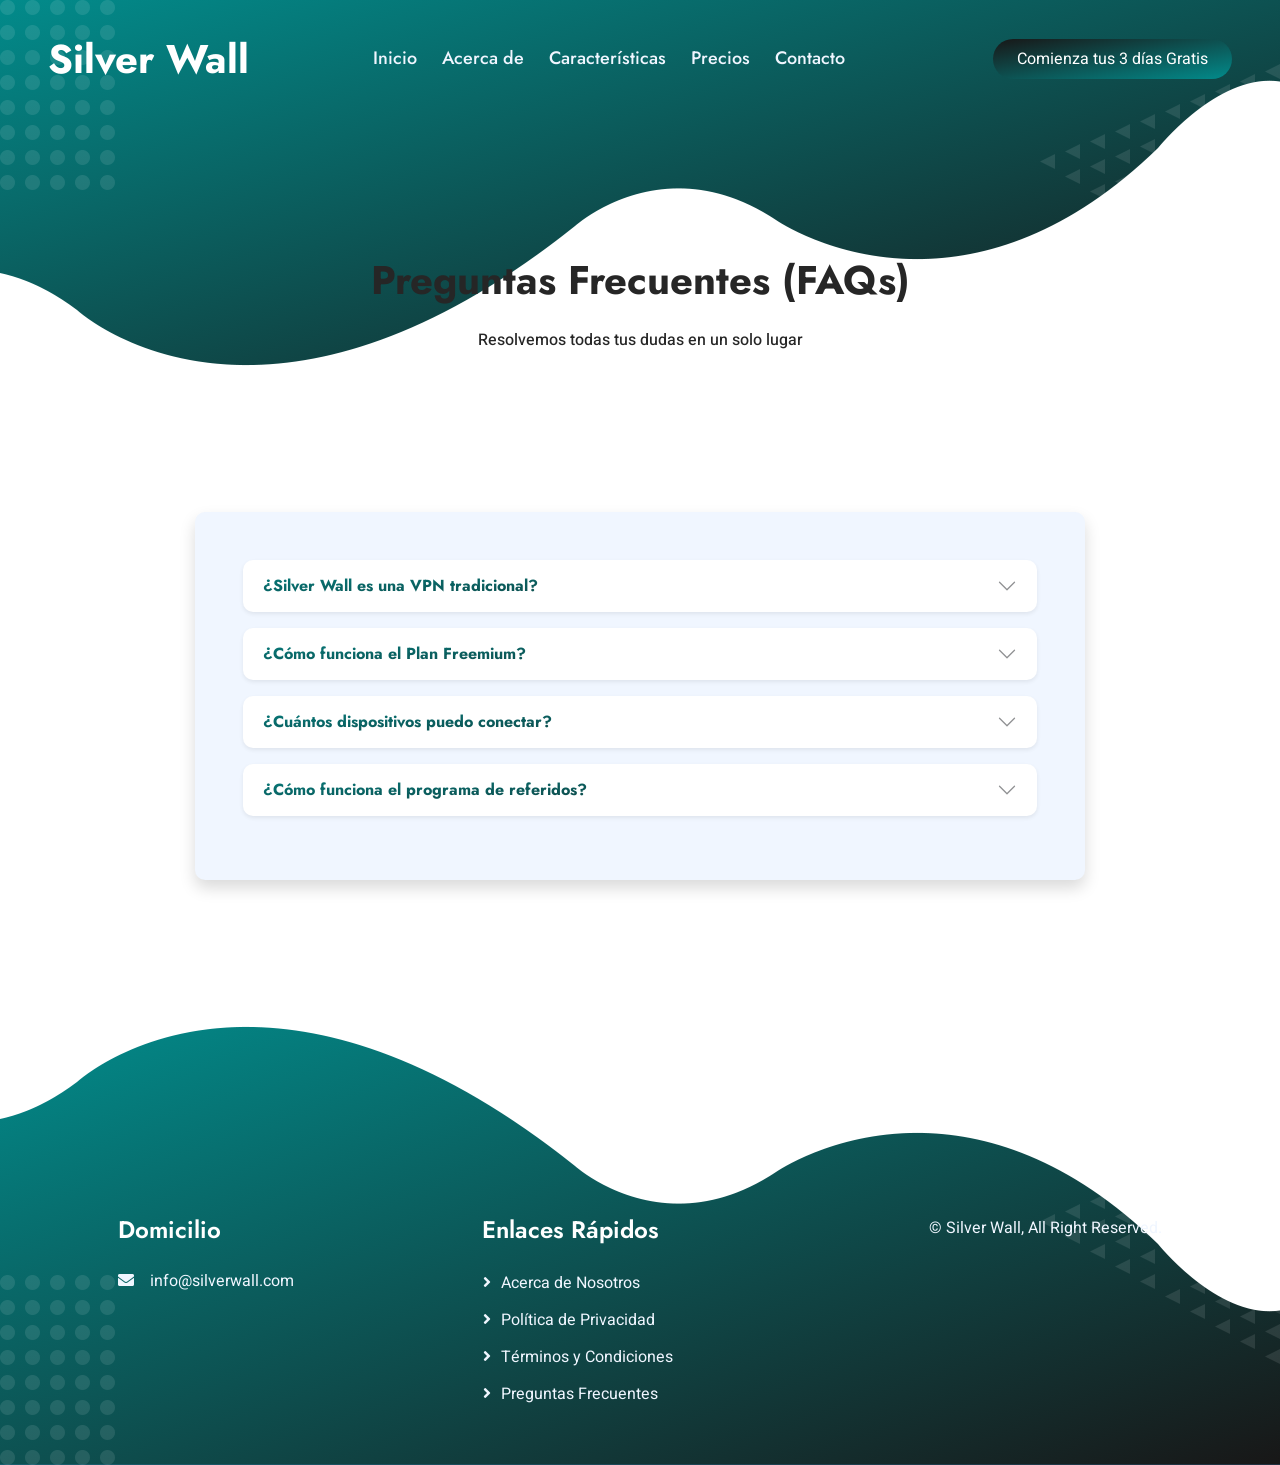
<file: faqs.html>
<!DOCTYPE html>
<html lang="es">

<head>
    <meta charset="utf-8">
    <title>Silver Wall - Centro de Ayuda (FAQs)</title>
    <meta content="width=device-width, initial-scale=1.0" name="viewport">
    <meta content="ayuda, faqs, preguntas frecuentes, silver wall" name="keywords">
    <meta content="Centro de ayuda y preguntas frecuentes de Silver Wall" name="description">

    <link href="img/favicon.ico" rel="icon">
    <link rel="preconnect" href="https://fonts.googleapis.com">
    <link rel="preconnect" href="https://fonts.gstatic.com" crossorigin>
    <link href="https://fonts.googleapis.com/css2?family=Heebo:wght@400;500&family=Jost:wght@500;600;700&display=swap" rel="stylesheet"> 
    <link href="https://cdnjs.cloudflare.com/ajax/libs/font-awesome/5.10.0/css/all.min.css" rel="stylesheet">
    <link href="https://cdn.jsdelivr.net/npm/bootstrap-icons@1.4.1/font/bootstrap-icons.css" rel="stylesheet">
    <link href="lib/animate/animate.min.css" rel="stylesheet">
    <link href="css/bootstrap.min.css" rel="stylesheet">
    <link href="css/style.css" rel="stylesheet">
</head>

<body data-bs-spy="scroll" data-bs-target=".navbar" data-bs-offset="51">
    <div class="container-xxl bg-white p-0">
        
        <!-- Navbar & Hero Start -->
        <div class="container-xxl position-relative p-0" id="home">
            <nav class="navbar navbar-expand-lg navbar-light px-4 px-lg-5 py-3 py-lg-0">
                <a href="index.html" class="navbar-brand p-0">
                    <h1 class="m-0 text-white">Silver Wall</h1>
                </a>
                <button class="navbar-toggler" type="button" data-bs-toggle="collapse" data-bs-target="#navbarCollapse">
                    <span class="fa fa-bars text-white"></span>
                </button>
                <div class="collapse navbar-collapse" id="navbarCollapse">
                    <div class="navbar-nav mx-auto py-0">
                        <!-- Redirecciones forzadas con onclick para evitar el bloqueo del main.js -->
                        <a href="index.html#home" onclick="window.location.href='index.html#home'; return false;" class="nav-item nav-link text-white">Inicio</a>
                        <a href="index.html#about" onclick="window.location.href='index.html#about'; return false;" class="nav-item nav-link text-white">Acerca de</a>
                        <a href="index.html#feature" onclick="window.location.href='index.html#feature'; return false;" class="nav-item nav-link text-white">Características</a>
                        <a href="index.html#pricing" onclick="window.location.href='index.html#pricing'; return false;" class="nav-item nav-link text-white">Precios</a>
                   <!--     <a href="index.html#review" onclick="window.location.href='index.html#review'; return false;" class="nav-item nav-link text-white">Reseñas</a>-->
                        <a href="index.html#contact" onclick="window.location.href='index.html#contact'; return false;" class="nav-item nav-link text-white">Contacto</a>
                    </div>
                    <a href="index.html#pricing" onclick="window.location.href='index.html#pricing'; return false;" class="btn btn-secondary-gradient rounded-pill py-2 px-4 ms-3 d-none d-lg-block">Comienza tus 3 días Gratis</a>
                </div>
            </nav>

            
    <div class="container-xxl bg-primary hero-header">
    <div class="container px-lg-5 text-center">
        <h1 class="mb-4 animated slideInDown" style="color: #262626;">Preguntas Frecuentes (FAQs)</h1>
        <p class="pb-3 animated slideInDown" style="color: #262626; font-weight: 500;">Resolvemos todas tus dudas en un solo lugar</p>
    </div>
</div>
        </div>
        <!-- Navbar & Hero End -->

        <!-- Content Start -->
        <div class="container-xxl py-5">
            <div class="container px-lg-5">
                <div class="row justify-content-center">
                    <div class="col-lg-10 shadow p-5 bg-light rounded text-start">
                        
                        <!-- Accordion -->
                        <div class="accordion" id="faqAccordion">
                            
                            <div class="accordion-item mb-3 border-0 rounded bg-white shadow-sm">
                                <h2 class="accordion-header" id="headingOne">
                                    <button class="accordion-button collapsed fw-bold text-primary-gradient" type="button" data-bs-toggle="collapse" data-bs-target="#collapseOne" aria-expanded="false" aria-controls="collapseOne">
                                        ¿Silver Wall es una VPN tradicional?
                                    </button>
                                </h2>
                                <div id="collapseOne" class="accordion-collapse collapse" aria-labelledby="headingOne" data-bs-parent="#faqAccordion">
                                    <div class="accordion-body text-muted">
                                        <strong>No.</strong> A diferencia de una VPN común que cambia tu IP y ubicación, enviando tu información a servidores lejanos, Silver Wall crea un entorno VPN "Local". Su única función es interceptar las conexiones de tu teléfono para filtrar y bloquear los enlaces que provienen de servidores de anuncios, malware o contenido para adultos, protegiendo tu dispositivo sin perder velocidad.
                                    </div>
                                </div>
                            </div>

                            <div class="accordion-item mb-3 border-0 rounded bg-white shadow-sm">
                                <h2 class="accordion-header" id="headingTwo">
                                    <button class="accordion-button collapsed fw-bold text-primary-gradient" type="button" data-bs-toggle="collapse" data-bs-target="#collapseTwo" aria-expanded="false" aria-controls="collapseTwo">
                                        ¿Cómo funciona el Plan Freemium?
                                    </button>
                                </h2>
                                <div id="collapseTwo" class="accordion-collapse collapse" aria-labelledby="headingTwo" data-bs-parent="#faqAccordion">
                                    <div class="accordion-body text-muted">
                                        Al registrarte e iniciar sesión por primera vez como usuario nuevo, se te otorga automáticamente acceso <strong>Premium por 3 días</strong>. Esto te permite disfrutar de todas las funciones sin tener que introducir una tarjeta de crédito. Pasados los 3 días, podrás elegir el plan de pago que más te convenga.
                                    </div>
                                </div>
                            </div>

                            <div class="accordion-item mb-3 border-0 rounded bg-white shadow-sm">
                                <h2 class="accordion-header" id="headingThree">
                                    <button class="accordion-button collapsed fw-bold text-primary-gradient" type="button" data-bs-toggle="collapse" data-bs-target="#collapseThree" aria-expanded="false" aria-controls="collapseThree">
                                        ¿Cuántos dispositivos puedo conectar?
                                    </button>
                                </h2>
                                <div id="collapseThree" class="accordion-collapse collapse" aria-labelledby="headingThree" data-bs-parent="#faqAccordion">
                                    <div class="accordion-body text-muted">
                                        Depende de tu plan. El periodo <strong>Freemium</strong> es válido para 1 dispositivo. Si adquieres cualquier <strong>Plan Premium Personal</strong>, podrás usar tu cuenta en <strong>2 dispositivos simultáneos</strong>. Si optas por el <strong>Plan Premium Family</strong>, la capacidad se amplía hasta <strong>4 dispositivos</strong>.
                                    </div>
                                </div>
                            </div>

                            <div class="accordion-item mb-3 border-0 rounded bg-white shadow-sm">
                                <h2 class="accordion-header" id="headingFour">
                                    <button class="accordion-button collapsed fw-bold text-primary-gradient" type="button" data-bs-toggle="collapse" data-bs-target="#collapseFour" aria-expanded="false" aria-controls="collapseFour">
                                        ¿Cómo funciona el programa de referidos?
                                    </button>
                                </h2>
                                <div id="collapseFour" class="accordion-collapse collapse" aria-labelledby="headingFour" data-bs-parent="#faqAccordion">
                                    <div class="accordion-body text-muted">
                                        ¡Es muy fácil ganar días gratis! Al ser usuario Premium, la app te genera un "Código de Referido" único. Si se lo pasas a un amigo y él se registra usándolo, automáticamente <strong>se te sumarán 7 días de acceso Premium</strong> a ti, y 7 días extra a tu amigo.
                                    </div>
                                </div>
                            </div>

                        </div>
                        <!-- Accordion End -->
                        
                    </div>
                </div>
            </div>
        </div>
        <!-- Content End -->

        <!-- Footer Start -->
        <div class="container-fluid bg-primary text-light footer wow fadeIn" data-wow-delay="0.1s">
            <div class="container py-5 px-lg-5">
                <div class="row g-5">
                    <div class="col-md-6 col-lg-4">
                        <h4 class="text-white mb-4">Domicilio</h4>
                        <p><i class="fa fa-envelope me-3"></i>info@silverwall.com</p>
                    </div>
                    <div class="col-md-6 col-lg-4">
                        <h4 class="text-white mb-4">Enlaces Rápidos</h4>
                        <!-- Se aplica el mismo fix al enlace de Acerca de Nosotros -->
                        <a class="btn btn-link" href="index.html#about" onclick="window.location.href='index.html#about'; return false;">Acerca de Nosotros</a>
                        <a class="btn btn-link" href="privacidad.html">Política de Privacidad</a>
                        <a class="btn btn-link" href="terminos.html">Términos y Condiciones</a>
                        <a class="btn btn-link" href="faqs.html">Preguntas Frecuentes</a>
                    </div>
                    <div class="col-md-6 col-lg-4 text-center text-md-end">
                        <p>&copy; Silver Wall, All Right Reserved.</p>
                    </div>
                </div>
            </div>
        </div>
        <!-- Footer End -->
    </div>
    <script src="https://code.jquery.com/jquery-3.4.1.min.js"></script>
    <script src="
</file>
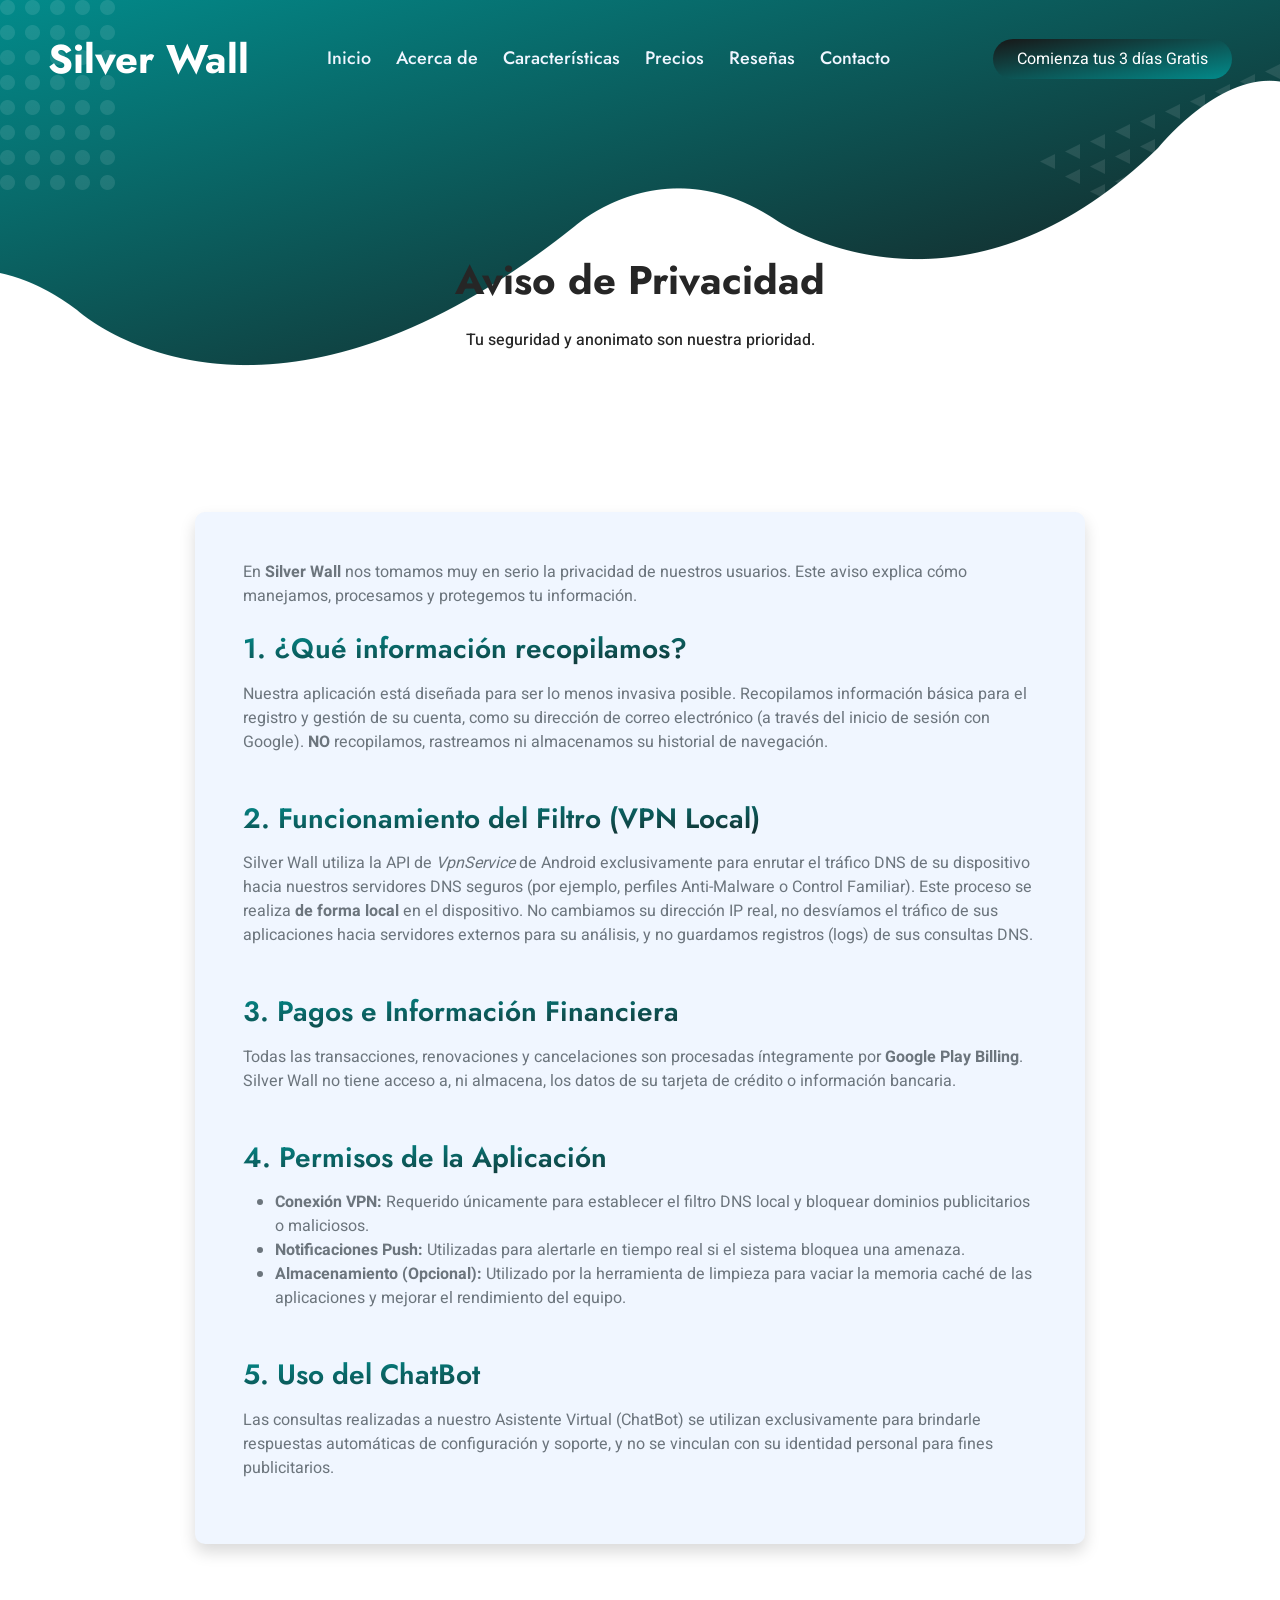
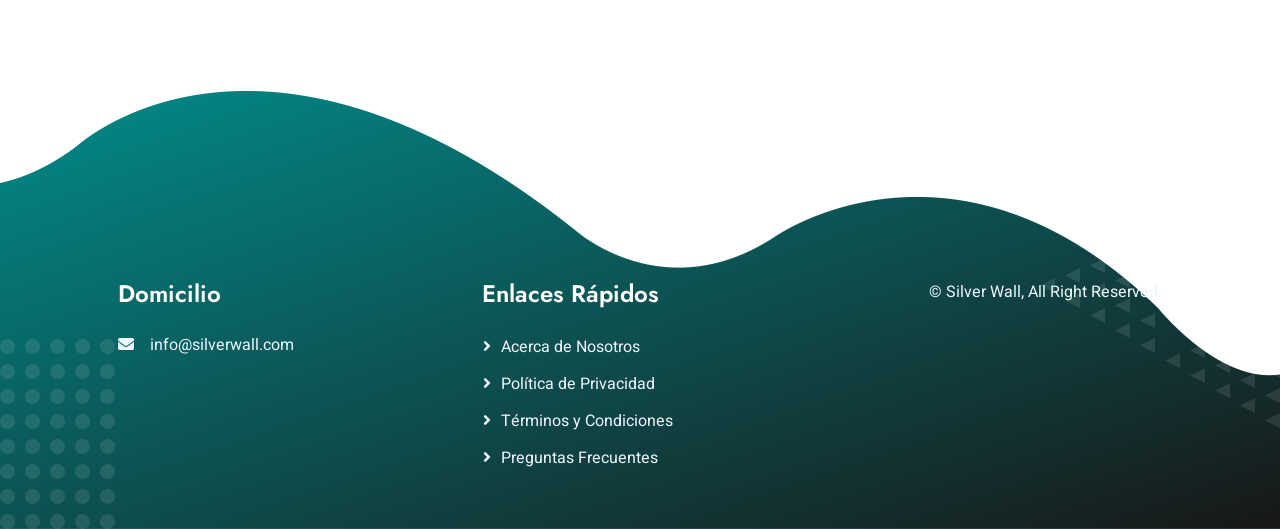
<file: privacidad.html>
<!-- privacidad.html -->
<!DOCTYPE html>
<html lang="es">

<head>
    <meta charset="utf-8">
    <title>Silver Wall - Política de Privacidad</title>
    <meta content="width=device-width, initial-scale=1.0" name="viewport">
    <meta content="privacidad, datos, silver wall" name="keywords">
    <meta content="Aviso y Política de Privacidad de Silver Wall" name="description">

    <link href="img/favicon.ico" rel="icon">
    <link rel="preconnect" href="https://fonts.googleapis.com">
    <link rel="preconnect" href="https://fonts.gstatic.com" crossorigin>
    <link href="https://fonts.googleapis.com/css2?family=Heebo:wght@400;500&family=Jost:wght@500;600;700&display=swap" rel="stylesheet"> 
    <link href="https://cdnjs.cloudflare.com/ajax/libs/font-awesome/5.10.0/css/all.min.css" rel="stylesheet">
    <link href="https://cdn.jsdelivr.net/npm/bootstrap-icons@1.4.1/font/bootstrap-icons.css" rel="stylesheet">
    <link href="lib/animate/animate.min.css" rel="stylesheet">
    <link href="css/bootstrap.min.css" rel="stylesheet">
    <link href="css/style.css" rel="stylesheet">
</head>

<body data-bs-spy="scroll" data-bs-target=".navbar" data-bs-offset="51">
    <div class="container-xxl bg-white p-0">
        
        <!-- Navbar & Hero Start -->
        <div class="container-xxl position-relative p-0" id="home">
            <nav class="navbar navbar-expand-lg navbar-light px-4 px-lg-5 py-3 py-lg-0">
                <a href="index.html" class="navbar-brand p-0">
                    <h1 class="m-0 text-white">Silver Wall</h1>
                </a>
                <button class="navbar-toggler" type="button" data-bs-toggle="collapse" data-bs-target="#navbarCollapse">
                    <span class="fa fa-bars text-white"></span>
                </button>
                <div class="collapse navbar-collapse" id="navbarCollapse">
                    <div class="navbar-nav mx-auto py-0">
                        <a href="index.html#home" onclick="window.location.href='index.html#home'; return false;" class="nav-item nav-link text-white">Inicio</a>
                        <a href="index.html#about" onclick="window.location.href='index.html#about'; return false;" class="nav-item nav-link text-white">Acerca de</a>
                        <a href="index.html#feature" onclick="window.location.href='index.html#feature'; return false;" class="nav-item nav-link text-white">Características</a>
                        <a href="index.html#pricing" onclick="window.location.href='index.html#pricing'; return false;" class="nav-item nav-link text-white">Precios</a>
                      <!--     <a href="index.html#review" onclick="window.location.href='index.html#review'; return false;" class="nav-item nav-link text-white">Reseñas</a>-->   <a href="index.html#review" onclick="window.location.href='index.html#review'; return false;" class="nav-item nav-link text-white">Reseñas</a>
                        <a href="index.html#contact" onclick="window.location.href='index.html#contact'; return false;" class="nav-item nav-link text-white">Contacto</a>
                    </div>
                    <a href="index.html#pricing" onclick="window.location.href='index.html#pricing'; return false;" class="btn btn-secondary-gradient rounded-pill py-2 px-4 ms-3 d-none d-lg-block">Comienza tus 3 días Gratis</a>
                </div>
            </nav>

           <div class="container-xxl bg-primary hero-header">
    <div class="container px-lg-5 text-center">
        <h1 class="mb-4 animated slideInDown" style="color: #262626;">Aviso de Privacidad</h1>
        <p class="pb-3 animated slideInDown" style="color: #262626; font-weight: 500;">Tu seguridad y anonimato son nuestra prioridad.</p>
    </div>
</div>
        </div>
        <!-- Navbar & Hero End -->

        <!-- Content Start -->
        <div class="container-xxl py-5">
            <div class="container px-lg-5">
                <div class="row justify-content-center">
                    <div class="col-lg-10 shadow p-5 bg-light rounded text-start">
                        <p class="mb-4 text-muted">En <strong>Silver Wall</strong> nos tomamos muy en serio la privacidad de nuestros usuarios. Este aviso explica cómo manejamos, procesamos y protegemos tu información.</p>

                        <h3 class="text-primary-gradient mt-4 mb-3">1. ¿Qué información recopilamos?</h3>
                        <p class="text-muted">Nuestra aplicación está diseñada para ser lo menos invasiva posible. Recopilamos información básica para el registro y gestión de su cuenta, como su dirección de correo electrónico (a través del inicio de sesión con Google). <strong>NO</strong> recopilamos, rastreamos ni almacenamos su historial de navegación.</p>

                        <h3 class="text-primary-gradient mt-5 mb-3">2. Funcionamiento del Filtro (VPN Local)</h3>
                        <p class="text-muted">Silver Wall utiliza la API de <em>VpnService</em> de Android exclusivamente para enrutar el tráfico DNS de su dispositivo hacia nuestros servidores DNS seguros (por ejemplo, perfiles Anti-Malware o Control Familiar). Este proceso se realiza <strong>de forma local</strong> en el dispositivo. No cambiamos su dirección IP real, no desvíamos el tráfico de sus aplicaciones hacia servidores externos para su análisis, y no guardamos registros (logs) de sus consultas DNS.</p>

                        <h3 class="text-primary-gradient mt-5 mb-3">3. Pagos e Información Financiera</h3>
                        <p class="text-muted">Todas las transacciones, renovaciones y cancelaciones son procesadas íntegramente por <strong>Google Play Billing</strong>. Silver Wall no tiene acceso a, ni almacena, los datos de su tarjeta de crédito o información bancaria.</p>

                        <h3 class="text-primary-gradient mt-5 mb-3">4. Permisos de la Aplicación</h3>
                        <ul class="text-muted">
                            <li><strong>Conexión VPN:</strong> Requerido únicamente para establecer el filtro DNS local y bloquear dominios publicitarios o maliciosos.</li>
                            <li><strong>Notificaciones Push:</strong> Utilizadas para alertarle en tiempo real si el sistema bloquea una amenaza.</li>
                            <li><strong>Almacenamiento (Opcional):</strong> Utilizado por la herramienta de limpieza para vaciar la memoria caché de las aplicaciones y mejorar el rendimiento del equipo.</li>
                        </ul>

                        <h3 class="text-primary-gradient mt-5 mb-3">5. Uso del ChatBot</h3>
                        <p class="text-muted">Las consultas realizadas a nuestro Asistente Virtual (ChatBot) se utilizan exclusivamente para brindarle respuestas automáticas de configuración y soporte, y no se vinculan con su identidad personal para fines publicitarios.</p>
                    </div>
                </div>
            </div>
        </div>
        <!-- Content End -->

        <!-- Footer Start -->
        <div class="container-fluid bg-primary text-light footer wow fadeIn" data-wow-delay="0.1s">
            <div class="container py-5 px-lg-5">
                <div class="row g-5">
                    <div class="col-md-6 col-lg-4">
                        <h4 class="text-white mb-4">Domicilio</h4>
                        <p><i class="fa fa-envelope me-3"></i>info@silverwall.com</p>
                    </div>
                    <div class="col-md-6 col-lg-4">
                        <h4 class="text-white mb-4">Enlaces Rápidos</h4>
                        <a class="btn btn-link" href="index.html#about" onclick="window.location.href='index.html#about'; return false;">Acerca de Nosotros</a>
                        <a class="btn btn-link" href="privacidad.html">Política de Privacidad</a>
                        <a class="btn btn-link" href="terminos.html">Términos y Condiciones</a>
                        <a class="btn btn-link" href="faqs.html">Preguntas Frecuentes</a>
                    </div>
                    <div class="col-md-6 col-lg-4 text-center text-md-end">
                        <p>&copy; Silver Wall, All Right Reserved.</p>
                    </div>
                </div>
            </div>
        </div>
        <!-- Footer End -->
    </div>
    <script src="https://code.jquery.com/jquery-3.4.1.min.js"></script>
    <script src="https://cdn.jsdelivr.net/npm/bootstrap@5.0.0/dist/js/bootstrap.bundle.min.js"></script>
    <script src="lib/wow/wow.min.js"></script>
    <script src="lib/easing/easing.min.js"></script>
    <script src="js/main.js"></script>
</body>
</html>
</file>
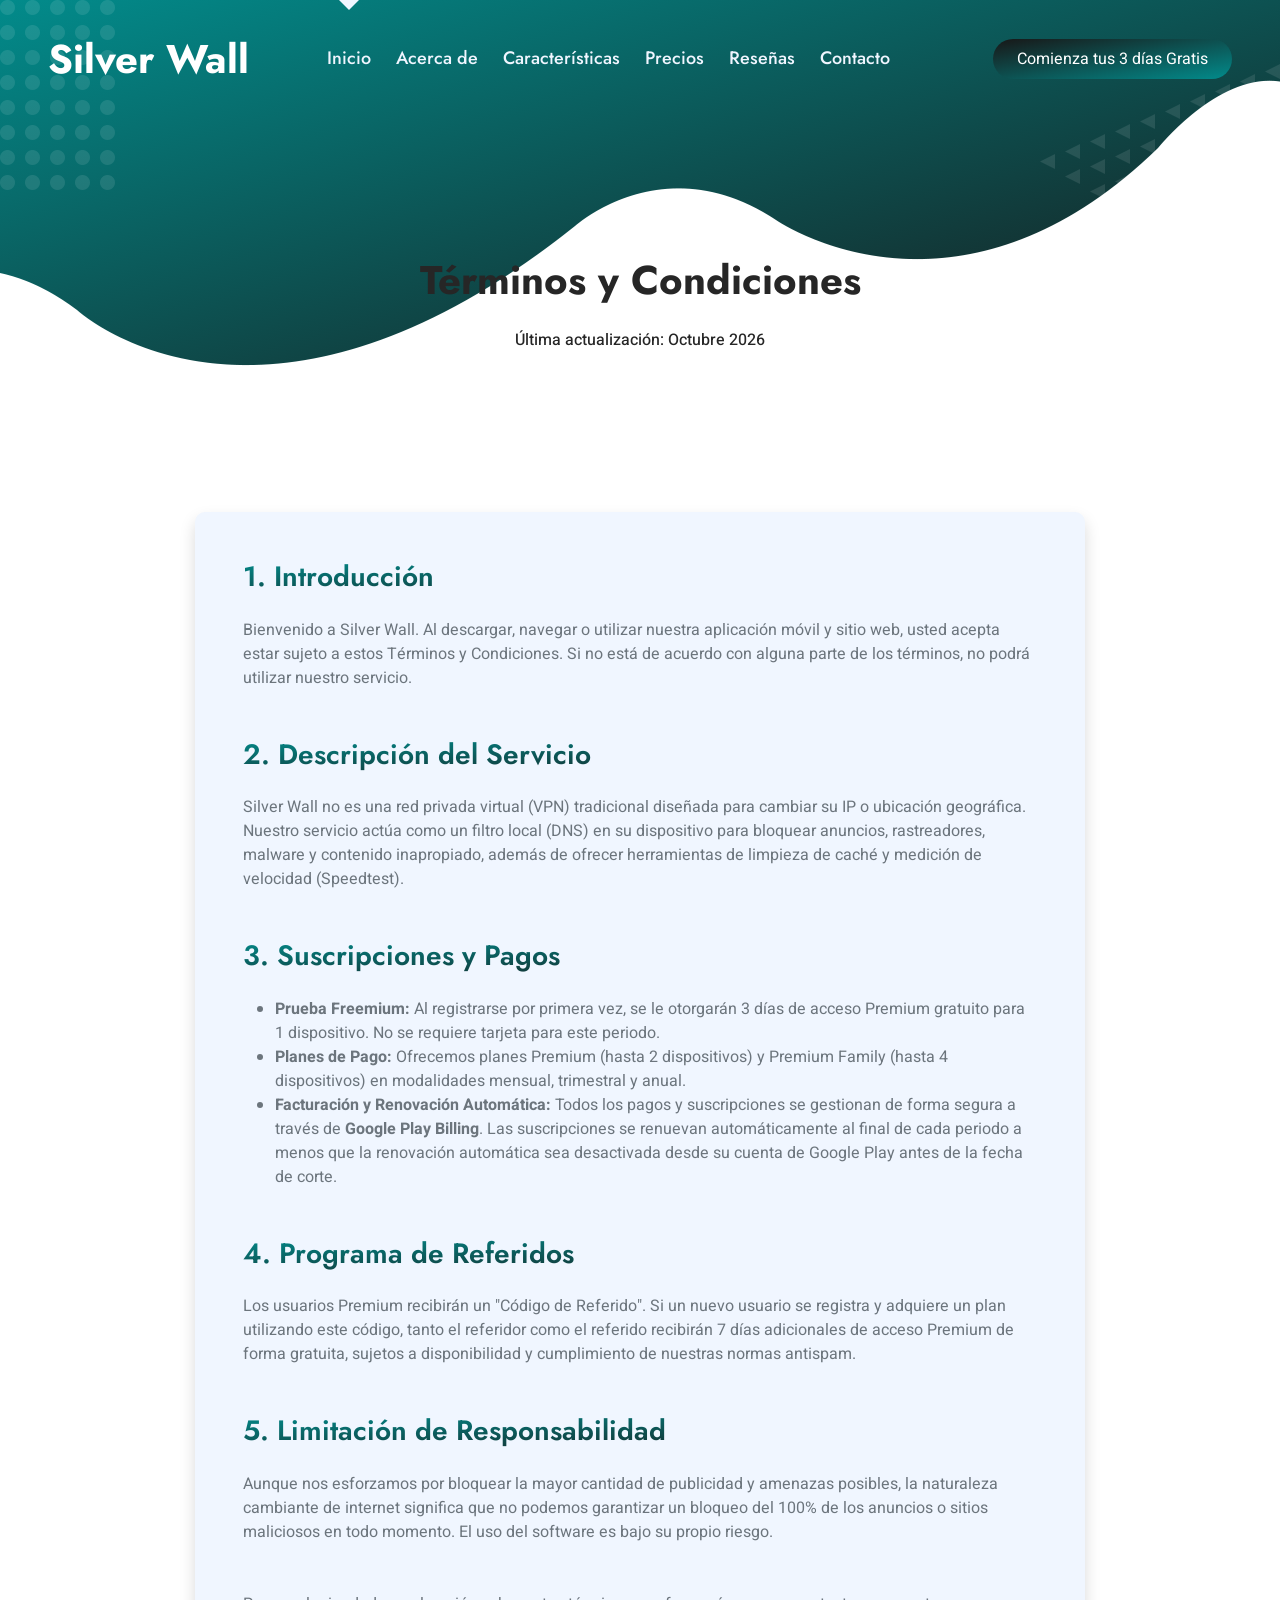
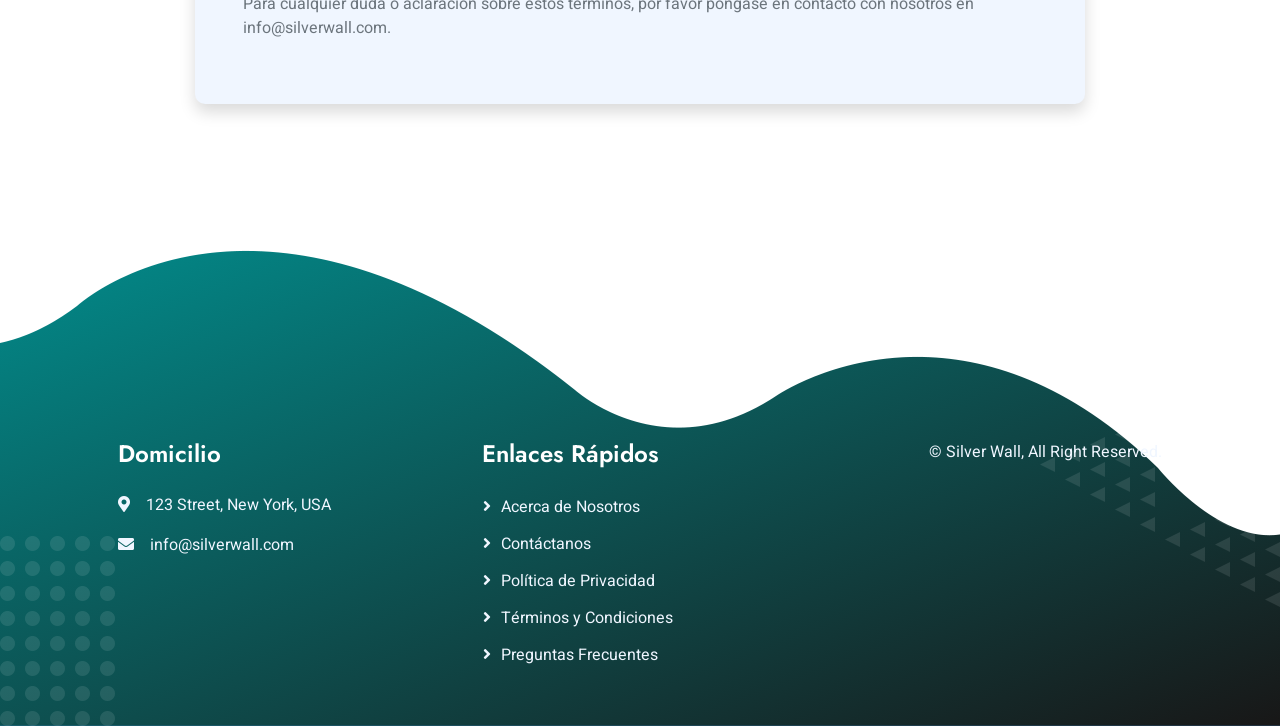
<file: terminos.html>
<!-- terminos.html -->
<!DOCTYPE html>
<html lang="es">
<head>
    <meta charset="utf-8">
    <title>Silver Wall - Términos y Condiciones</title>
    <meta content="width=device-width, initial-scale=1.0" name="viewport">
    <meta content="terminos, condiciones, silver wall" name="keywords">
    <meta content="Términos y condiciones de uso de la aplicación Silver Wall" name="description">

    <link href="img/favicon.ico" rel="icon">
    <link rel="preconnect" href="https://fonts.googleapis.com">
    <link rel="preconnect" href="https://fonts.gstatic.com" crossorigin>
    <link href="https://fonts.googleapis.com/css2?family=Heebo:wght@400;500&family=Jost:wght@500;600;700&display=swap" rel="stylesheet"> 
    <link href="https://cdnjs.cloudflare.com/ajax/libs/font-awesome/5.10.0/css/all.min.css" rel="stylesheet">
    <link href="https://cdn.jsdelivr.net/npm/bootstrap-icons@1.4.1/font/bootstrap-icons.css" rel="stylesheet">
    <link href="lib/animate/animate.min.css" rel="stylesheet">
    <link href="css/bootstrap.min.css" rel="stylesheet">
    <link href="css/style.css" rel="stylesheet">
</head>
<body data-bs-spy="scroll" data-bs-target=".navbar" data-bs-offset="51">
    <div class="container-xxl bg-white p-0">
        
        <!-- Navbar & Hero Start -->
        <div class="container-xxl position-relative p-0" id="home">
            <nav class="navbar navbar-expand-lg navbar-light px-4 px-lg-5 py-3 py-lg-0">
                <a href="index.html" class="navbar-brand p-0">
                    <h1 class="m-0 text-white">Silver Wall</h1>
                </a>
                <button class="navbar-toggler" type="button" data-bs-toggle="collapse" data-bs-target="#navbarCollapse">
                    <span class="fa fa-bars text-white"></span>
                </button>
                <div class="collapse navbar-collapse" id="navbarCollapse">
                    <div class="navbar-nav mx-auto py-0">
                        <a href="index.html#home" onclick="window.location.href='index.html#home'; return false;" class="nav-item nav-link text-white">Inicio</a>
                        <a href="index.html#about" onclick="window.location.href='index.html#about'; return false;" class="nav-item nav-link text-white">Acerca de</a>
                        <a href="index.html#feature" onclick="window.location.href='index.html#feature'; return false;" class="nav-item nav-link text-white">Características</a>
                        <a href="index.html#pricing" onclick="window.location.href='index.html#pricing'; return false;" class="nav-item nav-link text-white">Precios</a>
                       <!--     <a href="index.html#review" onclick="window.location.href='index.html#review'; return false;" class="nav-item nav-link text-white">Reseñas</a>-->  <a href="index.html#review" onclick="window.location.href='index.html#review'; return false;" class="nav-item nav-link text-white">Reseñas</a>
                        <a href="index.html#contact" onclick="window.location.href='index.html#contact'; return false;" class="nav-item nav-link text-white">Contacto</a>
                    </div>
                    <a href="index.html#pricing" onclick="window.location.href='index.html#pricing'; return false;" class="btn btn-secondary-gradient rounded-pill py-2 px-4 ms-3 d-none d-lg-block">Comienza tus 3 días Gratis</a>
                </div>
            </nav>

            <div class="container-xxl bg-primary hero-header">
                <div class="container px-lg-5 text-center">
                    <h1 class="mb-4 animated slideInDown" style="color: #262626;">Términos y Condiciones</h1>
                    <p class="pb-3 animated slideInDown" style="color: #262626; font-weight: 500;">Última actualización: Octubre 2026</p>
                </div>
            </div>
        </div>
        <!-- Navbar & Hero End -->

        <!-- Content Start -->
        <div class="container-xxl py-5">
            <div class="container px-lg-5">
                <div class="row justify-content-center">
                    <div class="col-lg-10 shadow p-5 bg-light rounded text-start">
                        <h3 class="text-primary-gradient mb-4">1. Introducción</h3>
                        <p class="text-muted">Bienvenido a Silver Wall. Al descargar, navegar o utilizar nuestra aplicación móvil y sitio web, usted acepta estar sujeto a estos Términos y Condiciones. Si no está de acuerdo con alguna parte de los términos, no podrá utilizar nuestro servicio.</p>

                        <h3 class="text-primary-gradient mt-5 mb-4">2. Descripción del Servicio</h3>
                        <p class="text-muted">Silver Wall no es una red privada virtual (VPN) tradicional diseñada para cambiar su IP o ubicación geográfica. Nuestro servicio actúa como un filtro local (DNS) en su dispositivo para bloquear anuncios, rastreadores, malware y contenido inapropiado, además de ofrecer herramientas de limpieza de caché y medición de velocidad (Speedtest).</p>

                        <h3 class="text-primary-gradient mt-5 mb-4">3. Suscripciones y Pagos</h3>
                        <ul class="text-muted">
                            <li><strong>Prueba Freemium:</strong> Al registrarse por primera vez, se le otorgarán 3 días de acceso Premium gratuito para 1 dispositivo. No se requiere tarjeta para este periodo.</li>
                            <li><strong>Planes de Pago:</strong> Ofrecemos planes Premium (hasta 2 dispositivos) y Premium Family (hasta 4 dispositivos) en modalidades mensual, trimestral y anual.</li>
                            <li><strong>Facturación y Renovación Automática:</strong> Todos los pagos y suscripciones se gestionan de forma segura a través de <strong>Google Play Billing</strong>. Las suscripciones se renuevan automáticamente al final de cada periodo a menos que la renovación automática sea desactivada desde su cuenta de Google Play antes de la fecha de corte.</li>
                        </ul>

                        <h3 class="text-primary-gradient mt-5 mb-4">4. Programa de Referidos</h3>
                        <p class="text-muted">Los usuarios Premium recibirán un "Código de Referido". Si un nuevo usuario se registra y adquiere un plan utilizando este código, tanto el referidor como el referido recibirán 7 días adicionales de acceso Premium de forma gratuita, sujetos a disponibilidad y cumplimiento de nuestras normas antispam.</p>

                        <h3 class="text-primary-gradient mt-5 mb-4">5. Limitación de Responsabilidad</h3>
                        <p class="text-muted">Aunque nos esforzamos por bloquear la mayor cantidad de publicidad y amenazas posibles, la naturaleza cambiante de internet significa que no podemos garantizar un bloqueo del 100% de los anuncios o sitios maliciosos en todo momento. El uso del software es bajo su propio riesgo.</p>

                        <p class="mt-5 text-muted">Para cualquier duda o aclaración sobre estos términos, por favor póngase en contacto con nosotros en info@silverwall.com.</p>
                    </div>
                </div>
            </div>
        </div>
        <!-- Content End -->

        <!-- Footer Start -->
        <div class="container-fluid bg-primary text-light footer wow fadeIn" data-wow-delay="0.1s">
            <div class="container py-5 px-lg-5">
                <div class="row g-5">
                    <div class="col-md-6 col-lg-4">
                        <h4 class="text-white mb-4">Domicilio</h4>
                        <p><i class="fa fa-map-marker-alt me-3"></i>123 Street, New York, USA</p>
                        <p><i class="fa fa-envelope me-3"></i>info@silverwall.com</p>
                    </div>
                    <div class="col-md-6 col-lg-4">
                        <h4 class="text-white mb-4">Enlaces Rápidos</h4>
                        <a class="btn btn-link" href="index.html#about" onclick="window.location.href='index.html#about'; return false;">Acerca de Nosotros</a>
                        <a class="btn btn-link" href="index.html#contact" onclick="window.location.href='index.html#contact'; return false;">Contáctanos</a>
                        <a class="btn btn-link" href="privacidad.html">Política de Privacidad</a>
                        <a class="btn btn-link" href="terminos.html">Términos y Condiciones</a>
                        <a class="btn btn-link" href="faqs.html">Preguntas Frecuentes</a>
                    </div>
                    <div class="col-md-6 col-lg-4 text-center text-md-end">
                        <p>&copy; Silver Wall, All Right Reserved.</p>
                    </div>
                </div>
            </div>
        </div>
        <!-- Footer End -->
    </div>
    <script src="https://code.jquery.com/jquery-3.4.1.min.js"></script>
    <script src="https://cdn.jsdelivr.net/npm/bootstrap@5.0.0/dist/js/bootstrap.bundle.min.js"></script>
    <script src="lib/wow/wow.min.js"></script>
    <script src="lib/easing/easing.min.js"></script>
    <script src="js/main.js"></script>
</body>
</html>
</file>
<file: css/style.css>
/********** Template CSS **********/
:root {
    --primary: #028B8B;
    --secondary: #181717;
    --light: #F0F6FF;
    --dark: #262B47;
}


/*** Spinner ***/
#spinner {
    opacity: 0;
    visibility: hidden;
    transition: opacity .5s ease-out, visibility 0s linear .5s;
    z-index: 99999;
}

#spinner.show {
    transition: opacity .5s ease-out, visibility 0s linear 0s;
    visibility: visible;
    opacity: 1;
}


/*** Heading ***/
h1,
h2,
.fw-bold {
    font-weight: 700 !important;
}

h3,
h4,
.fw-semi-bold {
    font-weight: 600 !important;
}

h5,
h6,
.fw-medium {
    font-weight: 500 !important;
}


/*** Gradient Text & BG ***/
.text-primary-gradient {
    background: linear-gradient(to bottom right, var(--primary), var(--secondary));
    -webkit-background-clip: text;
    -webkit-text-fill-color: transparent;
}

.text-secondary-gradient {
    background: linear-gradient(to bottom right, var(--secondary), var(--primary));
    -webkit-background-clip: text;
    -webkit-text-fill-color: transparent;
}

.bg-primary-gradient {
    background: linear-gradient(to bottom right, var(--primary), var(--secondary));
}

.bg-secondary-gradient {
    background: linear-gradient(to bottom right, var(--secondary), var(--primary));
}


/*** Button ***/
.btn {
    transition: .5s;
}

.btn.btn-primary-gradient,
.btn.btn-secondary-gradient {
    position: relative;
    overflow: hidden;
    border: none;
    color: #FFFFFF;
    z-index: 1;
}

.btn.btn-primary-gradient::after,
.btn.btn-secondary-gradient::after {
    position: absolute;
    content: "";
    top: 0;
    left: 0;
    width: 100%;
    height: 100%;
    transition: .5s;
    z-index: -1;
    opacity: 0;
}

.btn.btn-primary-gradient,
.btn.btn-secondary-gradient::after {
    background: linear-gradient(to bottom right, var(--primary), var(--secondary));
}

.btn.btn-secondary-gradient,
.btn.btn-primary-gradient::after {
    background: linear-gradient(to bottom right, var(--secondary), var(--primary));
}

.btn.btn-primary-gradient:hover::after,
.btn.btn-secondary-gradient:hover::after {
    opacity: 1;
}

.btn-square {
    width: 38px;
    height: 38px;
}

.btn-sm-square {
    width: 32px;
    height: 32px;
}

.btn-lg-square {
    width: 48px;
    height: 48px;
}

.btn-square,
.btn-sm-square,
.btn-lg-square {
    padding: 0;
    display: flex;
    align-items: center;
    justify-content: center;
    font-weight: normal;
    border-radius: 50px;
}

.back-to-top {
    position: fixed;
    display: none;
    right: 45px;
    bottom: 45px;
    z-index: 99;
    border: none;
    background: linear-gradient(to bottom right, var(--primary), var(--secondary));
}


/*** Navbar ***/
.navbar-light .navbar-nav .nav-link {
    position: relative;
    margin-right: 25px;
    padding: 45px 0;
    font-family: 'Jost', sans-serif;
    font-size: 18px;
    font-weight: 500;
    color: var(--light) !important;
    outline: none;
    transition: .5s;
}

.navbar-light .navbar-nav .nav-link::before {
    position: absolute;
    content: "";
    width: 0;
    height: 0;
    top: -10px;
    left: 50%;
    transform: translateX(-50%);
    border: 10px solid;
    border-color: var(--light) transparent transparent transparent;
    transition: .5s;
}

.sticky-top.navbar-light .navbar-nav .nav-link {
    padding: 20px 0;
    color: var(--dark) !important;
}

.navbar-light .navbar-nav .nav-link:hover::before,
.navbar-light .navbar-nav .nav-link.active::before {
    top: 0;
}

.navbar-light .navbar-brand h1 {
    color: #FFFFFF;
}

.navbar-light .navbar-brand img {
    max-height: 60px;
    transition: .5s;
}

.sticky-top.navbar-light .navbar-brand img {
    max-height: 45px;
}

@media (max-width: 991.98px) {
    .sticky-top.navbar-light {
        position: relative;
        background: #FFFFFF;
    }

    .navbar-light .navbar-collapse {
        margin-top: 15px;
        border-top: 1px solid #DDDDDD;
    }

    .navbar-light .navbar-nav .nav-link,
    .sticky-top.navbar-light .navbar-nav .nav-link {
        padding: 10px 0;
        margin-left: 0;
        color: var(--dark) !important;
    }

    .navbar-light .navbar-nav .nav-link::before {
        display: none;
    }

    .navbar-light .navbar-nav .nav-link:hover,
    .navbar-light .navbar-nav .nav-link.active {
        color: var(--primary) !important;
    }

    .navbar-light .navbar-brand h1 {
        background: linear-gradient(to bottom right, var(--primary), var(--secondary));
        -webkit-background-clip: text;
        -webkit-text-fill-color: transparent;
    }

    .navbar-light .navbar-brand img {
        max-height: 45px;
    }
}

@media (min-width: 992px) {
    .navbar-light {
        position: absolute;
        width: 100%;
        top: 0;
        left: 0;
        z-index: 999;
    }
    
    .sticky-top.navbar-light {
        position: fixed;
        background: #FFFFFF;
    }

    .sticky-top.navbar-light .navbar-nav .nav-link::before {
        border-top-color: var(--primary);
    }

    .sticky-top.navbar-light .navbar-brand h1 {
        background: linear-gradient(to bottom right, var(--primary), var(--secondary));
        -webkit-background-clip: text;
        -webkit-text-fill-color: transparent;
    }
}


/*** Hero Header ***/
.hero-header {
    margin-bottom: 6rem;
    padding: 16rem 0 0 0;
    background:
        url(../img/bg-circle.png),
        url(../img/bg-triangle.png),
        url(../img/bg-bottom.png),
        linear-gradient(to bottom right, var(--primary), var(--secondary));
    background-position:
        left 0px top 0px,
        right 0px top 50%,
        center bottom;
    background-repeat: no-repeat;
}

@media (max-width: 991.98px) {
    .hero-header {
        padding: 6rem 0 9rem 0;
    }
}


/*** Feature ***/
.feature-item {
    transition: .5s;
}

.feature-item:hover {
    margin-top: -15px;
    box-shadow: 0 .5rem 1.5rem rgba(0, 0, 0, .08);
}


/*** Pricing ***/
.pricing .nav {
    padding: 2px;
}

.pricing .nav-link {
    padding: 12px 30px;
    font-weight: 500;
    color: var(--dark);
    background: #FFFFFF;
}

.pricing .nav-item:first-child .nav-link {
    border-radius: 30px 0 0 30px;
}

.pricing .nav-item:last-child .nav-link {
    border-radius: 0 30px 30px 0;
}

.pricing .nav-link.active {
    color: #FFFFFF;
    background: linear-gradient(to bottom right, var(--primary), var(--secondary));
}


/*** Screenshot ***/
.screenshot-carousel {
    position: relative;
    width: 253px;
    height: 500px;
    padding: 15px;
    margin-right: 30px;
}

.screenshot-carousel::before {
    position: absolute;
    content: "";
    width: 100%;
    height: 100%;
    top: 0;
    left: 0;
    background: url(../img/screenshot-frame.png) center center no-repeat;
    background-size: 253px 500px;
    z-index: 1;
}

.screenshot-carousel .owl-item img {
    position: relative;
    width: 223px;
    height: 470px;
}

.screenshot-carousel .owl-dots {
    position: absolute;
    top: 50%;
    right: -30px;
    transform: translateY(-50%);
    display: flex;
    flex-direction: column;
    align-items: center;
    justify-content: center;
}

.screenshot-carousel .owl-dot {
    position: relative;
    display: inline-block;
    margin: 5px 0;
    width: 15px;
    height: 15px;
    background: linear-gradient(to bottom right, var(--primary), var(--secondary));
    border-radius: 15px;
    transition: .5s;
}

.screenshot-carousel .owl-dot::after {
    position: absolute;
    content: "";
    width: 5px;
    height: 5px;
    top: 5px;
    left: 5px;
    background: #FFFFFF;
    border-radius: 5px;
}

.screenshot-carousel .owl-dot.active {
    box-shadow: 0 0 10px var(--dark);
}


/*** Testimonial ***/
.testimonial-carousel .owl-item .testimonial-item,
.testimonial-carousel .owl-item .testimonial-item * {
    transition: .5s;
}

.testimonial-carousel .owl-item.center .testimonial-item {
    background: linear-gradient(to bottom right, var(--primary), var(--secondary));
}

.testimonial-carousel .owl-item.center .testimonial-item h5,
.testimonial-carousel .owl-item.center .testimonial-item p {
    color: #FFFFFF !important;
}

.testimonial-carousel .owl-nav {
    margin-top: 30px;
    display: flex;
    justify-content: center;
}

.testimonial-carousel .owl-nav .owl-prev,
.testimonial-carousel .owl-nav .owl-next {
    margin: 0 12px;
    width: 50px;
    height: 50px;
    display: flex;
    align-items: center;
    justify-content: center;
    color: #FFFFFF;
    background: linear-gradient(to bottom right, var(--primary), var(--secondary));
    border-radius: 60px;
    font-size: 18px;
    transition: .5s;
}

.testimonial-carousel .owl-nav .owl-prev:hover,
.testimonial-carousel .owl-nav .owl-next:hover {
    background: linear-gradient(to bottom right, var(--secondary), var(--primary));
}


/*** Footer ***/
.footer {
    margin-top: 6rem;
    padding-top: 9rem;
    background:
        url(../img/bg-circle.png),
        url(../img/bg-triangle.png),
        url(../img/bg-top.png),
        linear-gradient(to bottom right, var(--primary), var(--secondary));
    background-position:
        left 0px bottom 0px,
        right 0px top 50%,
        center top;
    background-repeat: no-repeat;
}

.footer .btn.btn-social {
    margin-right: 5px;
    width: 40px;
    height: 40px;
    display: flex;
    align-items: center;
    justify-content: center;
    color: var(--light);
    border: 1px solid rgba(256, 256, 256, .1);
    border-radius: 40px;
    transition: .3s;
}

.footer .btn.btn-social:hover {
    color: var(--primary);
}

.footer .btn.btn-link {
    display: block;
    margin-bottom: 10px;
    padding: 0;
    text-align: left;
    color: var(--light);
    font-weight: normal;
    transition: .3s;
}

.footer .btn.btn-link::before {
    position: relative;
    content: "\f105";
    font-family: "Font Awesome 5 Free";
    font-weight: 900;
    margin-right: 10px;
}

.footer .btn.btn-link:hover {
    letter-spacing: 1px;
    box-shadow: none;
}

.footer .copyright {
    padding: 25px 0;
    font-size: 14px;
    border-top: 1px solid rgba(256, 256, 256, .1);
}

.footer .copyright a {
    color: var(--light);
}

.footer .footer-menu a {
    margin-right: 15px;
    padding-right: 15px;
    border-right: 1px solid rgba(255, 255, 255, .1);
}

.footer .footer-menu a:last-child {
    margin-right: 0;
    padding-right: 0;
    border-right: none;
}
</file>
